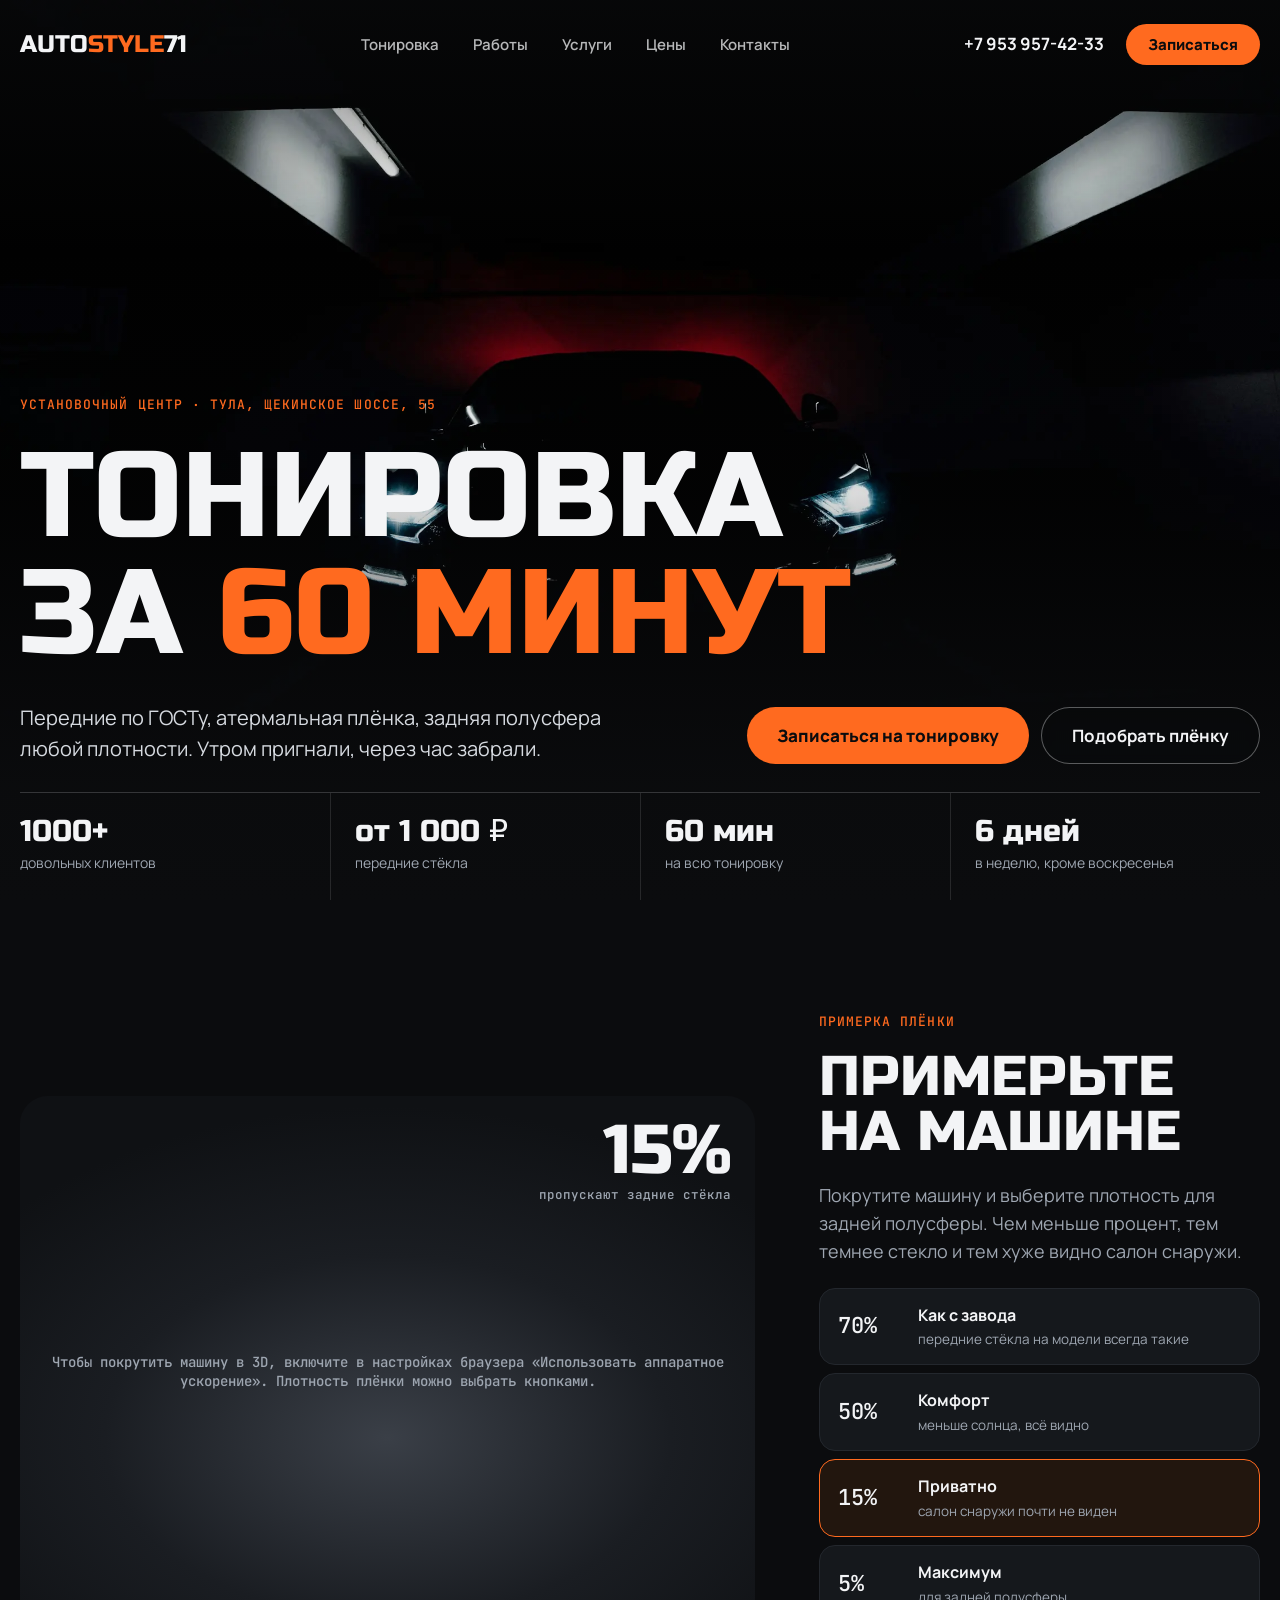
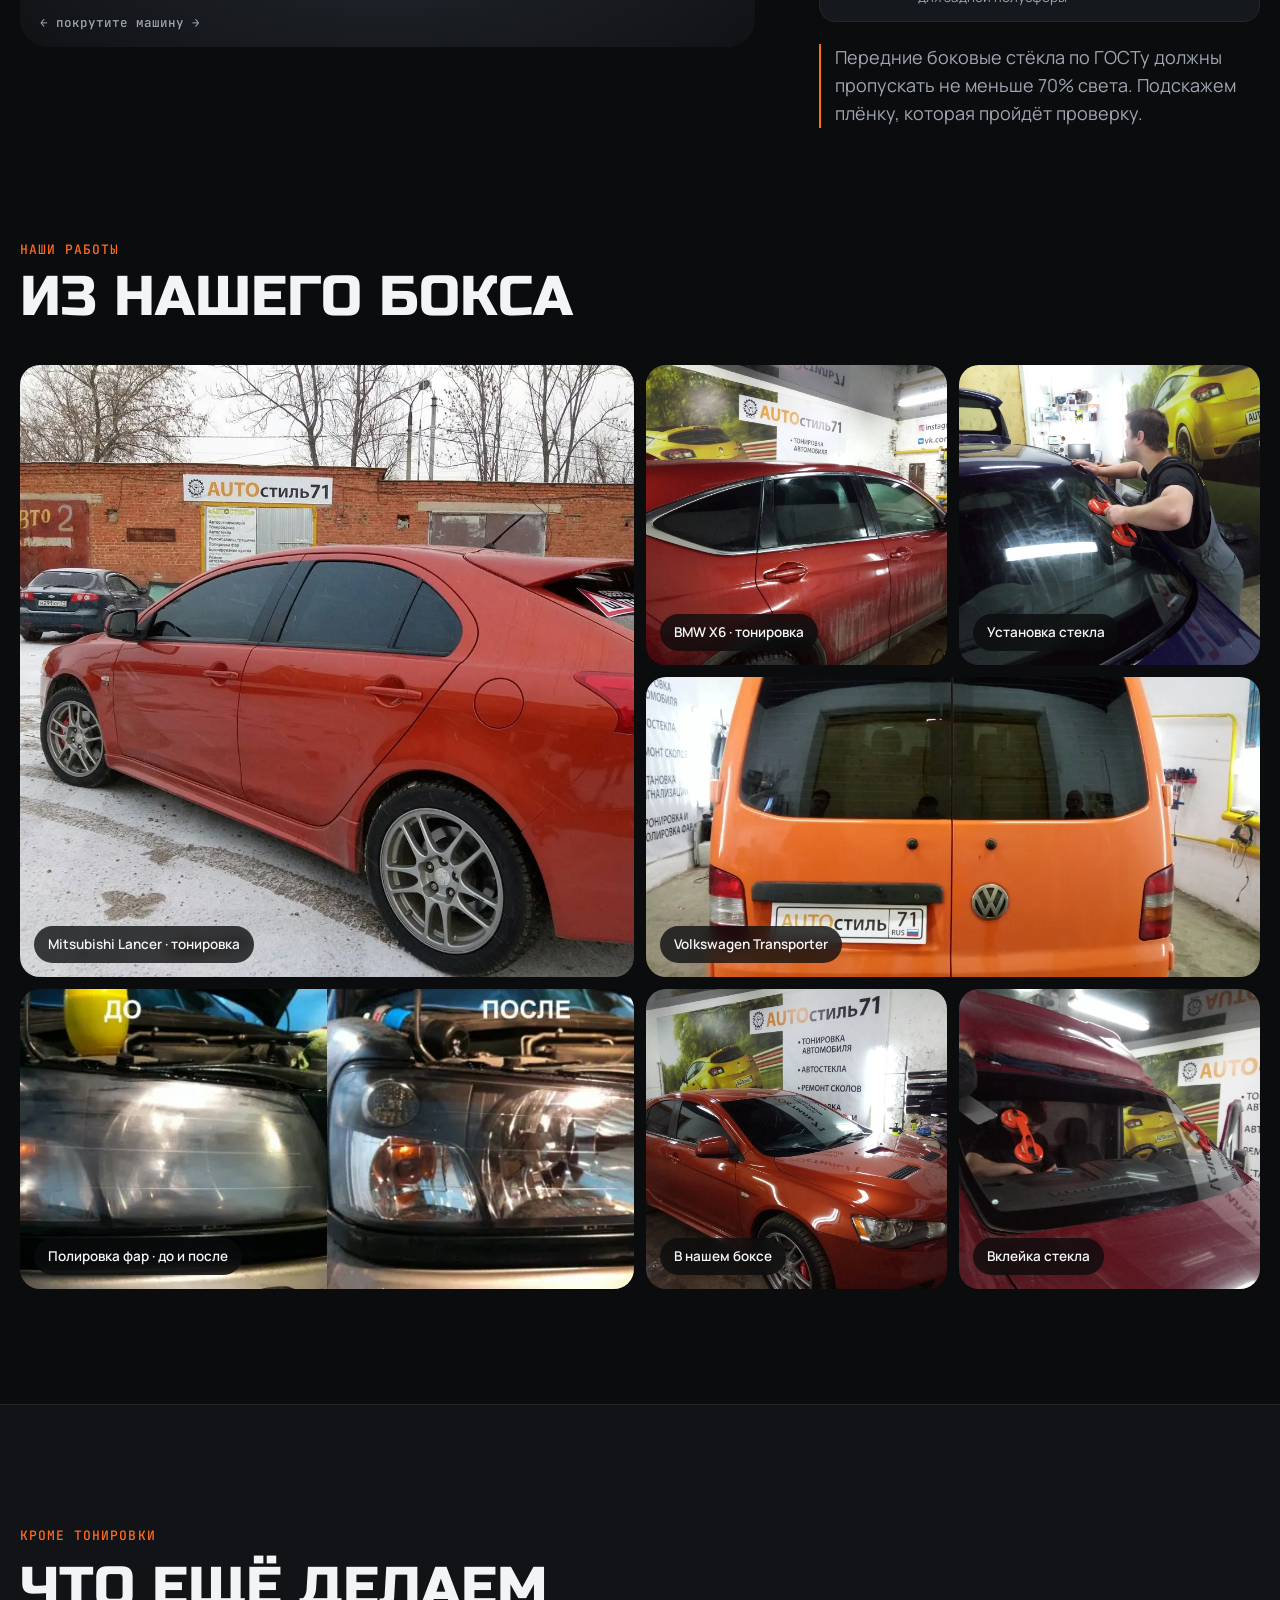
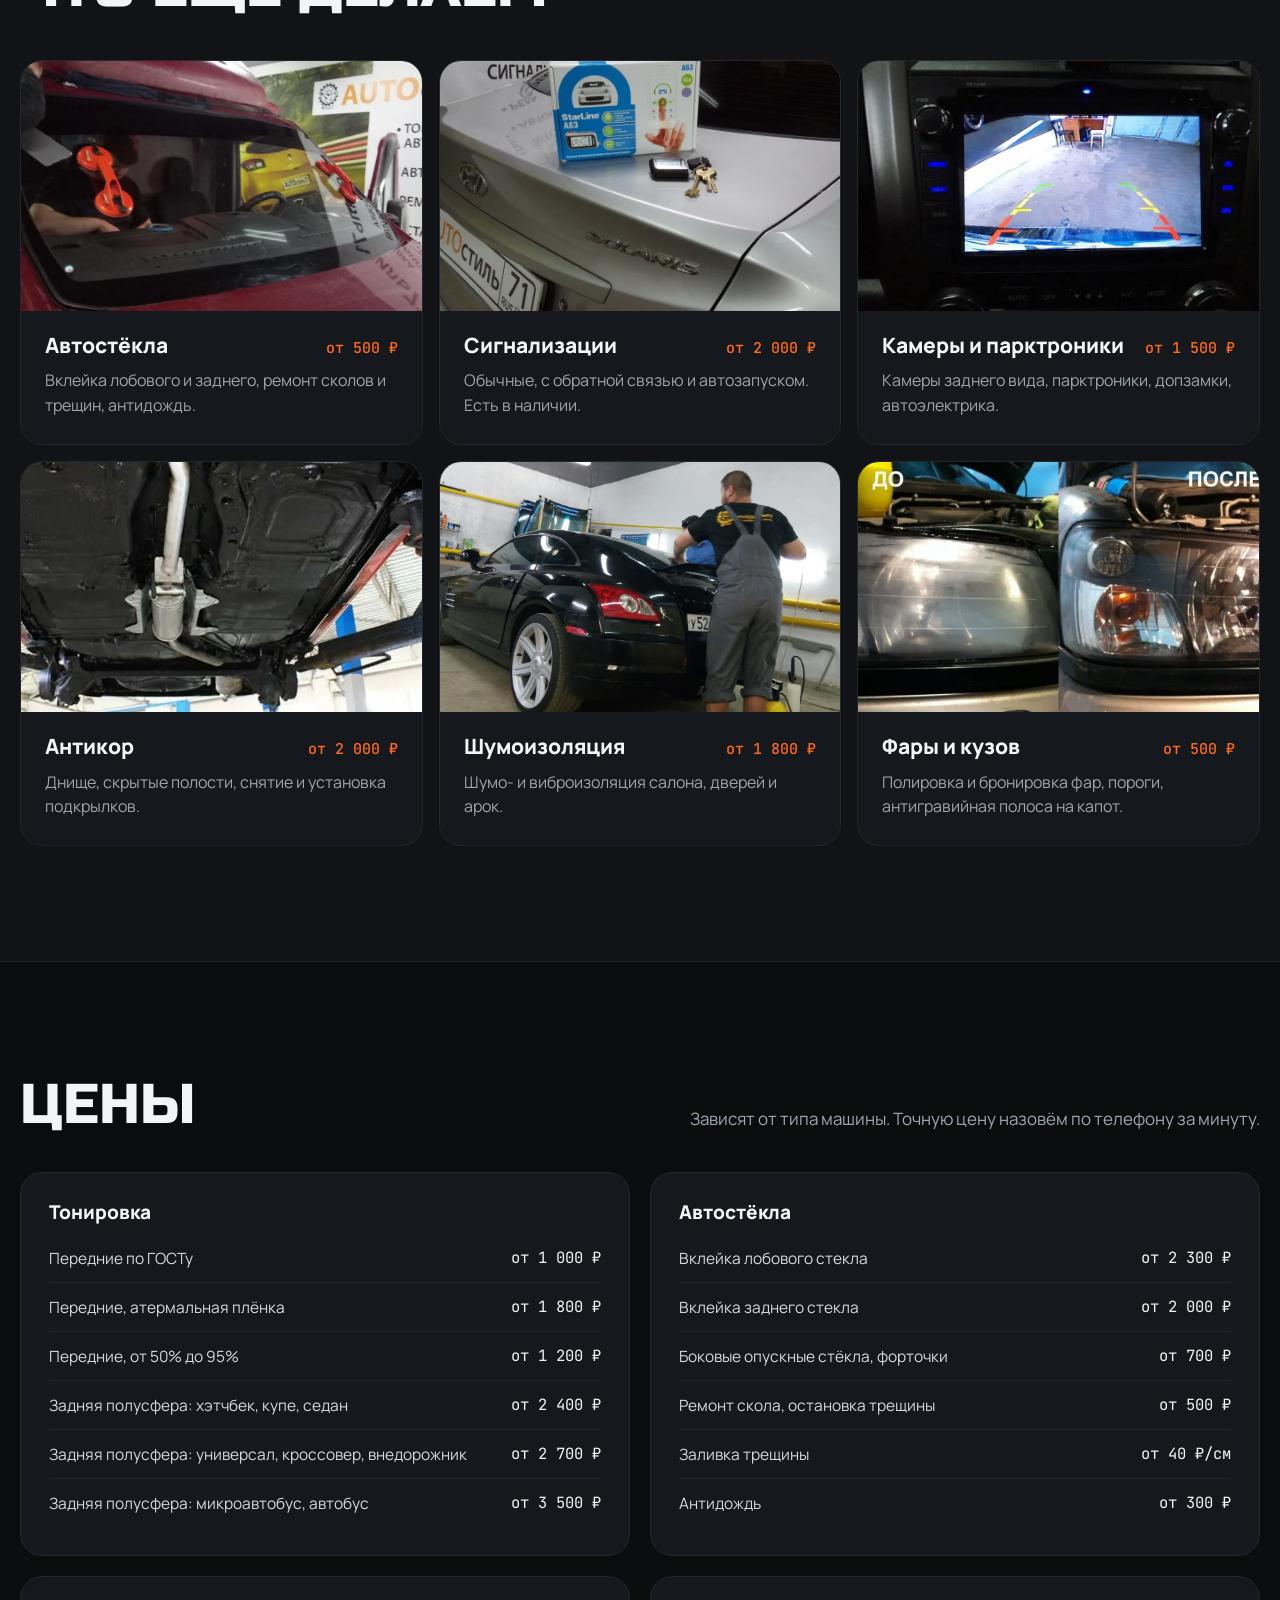
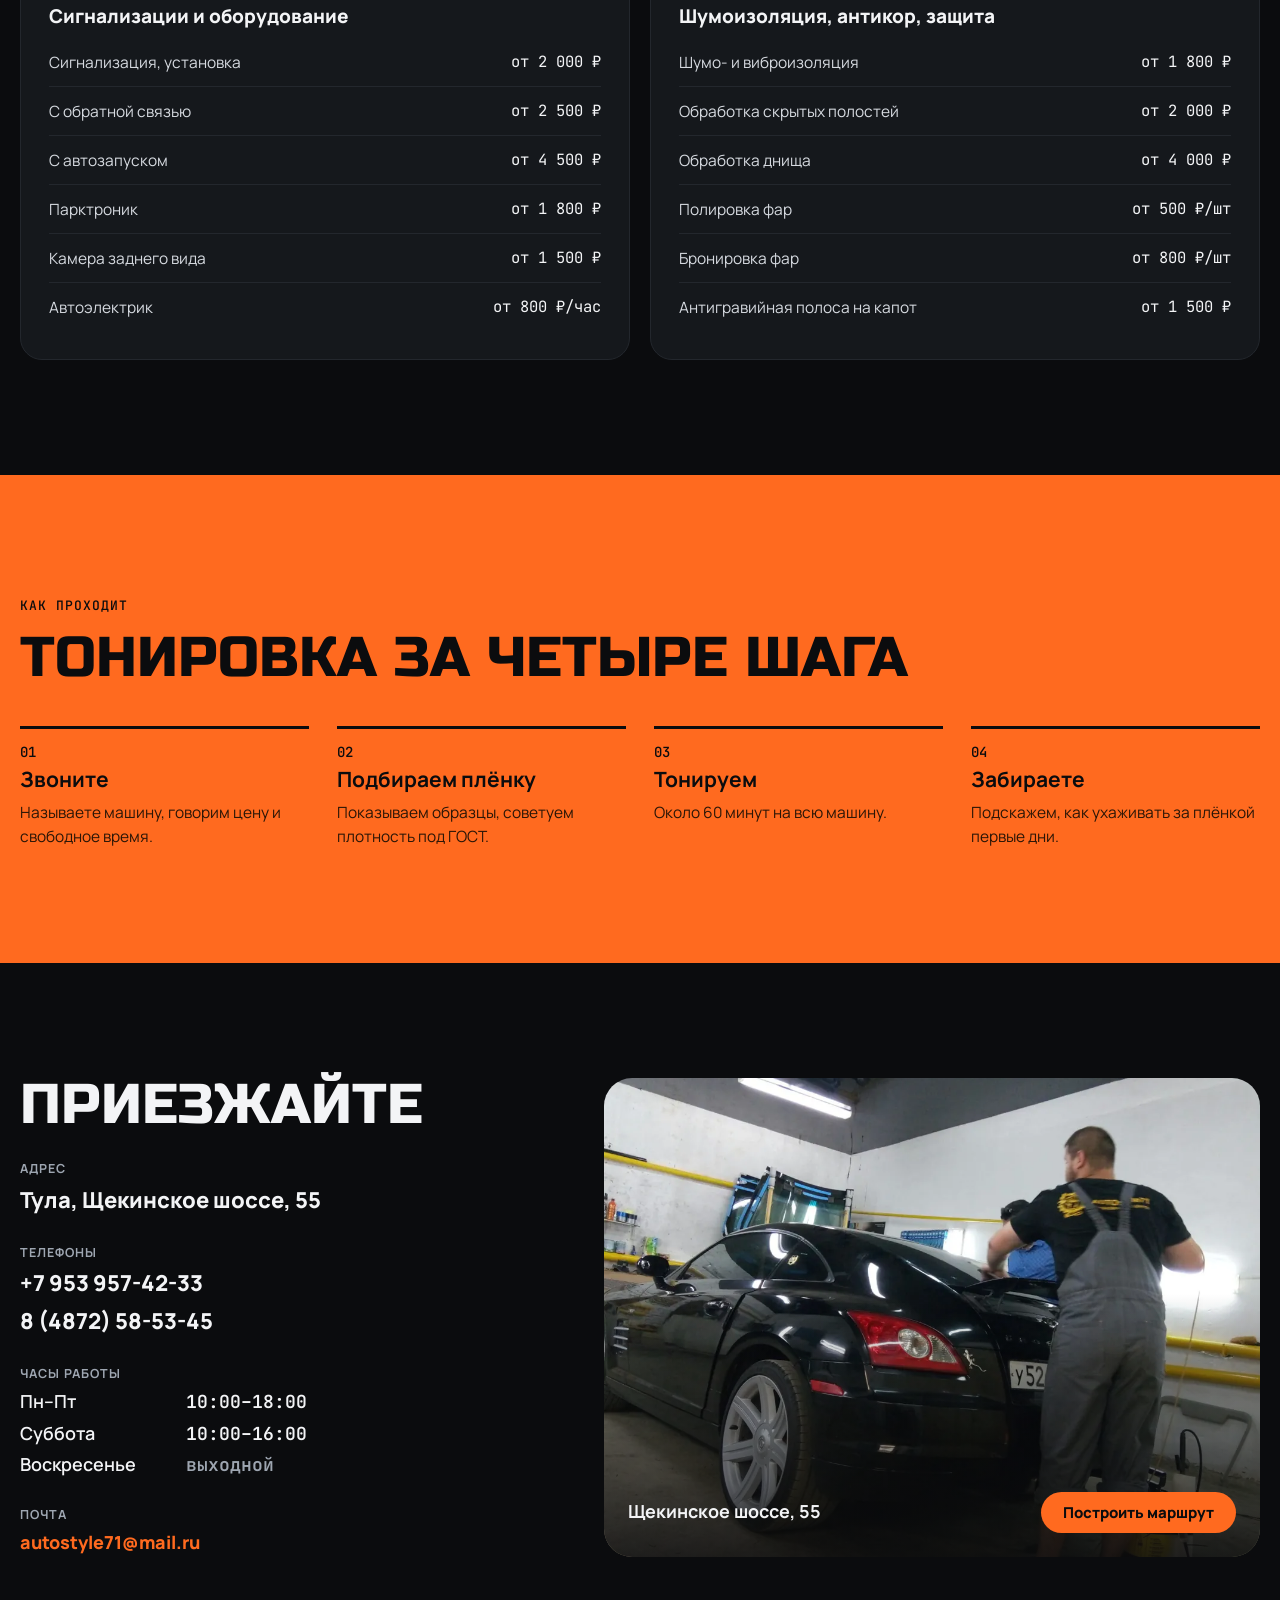
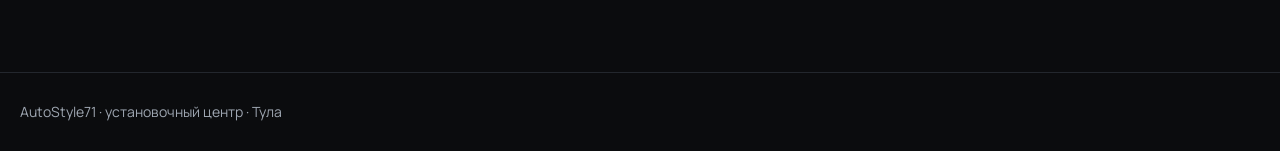
<file: autostyle71/index.html>
<!doctype html>
<html lang="ru">
<head>
<meta charset="utf-8">
<meta name="viewport" content="width=device-width, initial-scale=1, viewport-fit=cover">
<meta name="robots" content="noindex, nofollow">
<title>AutoStyle71 — тонировка, автостёкла и сигнализации в Туле</title>
<meta name="description" content="Установочный центр AutoStyle71 в Туле, Щекинское шоссе, 55. Тонировка за 60 минут от 1000 ₽, замена и ремонт автостёкол, сигнализации, шумоизоляция, антикор, защита фар.">
<link rel="icon" href="data:,">
<link rel="preconnect" href="https://fonts.googleapis.com">
<link rel="preconnect" href="https://fonts.gstatic.com" crossorigin>
<link rel="stylesheet" href="https://fonts.googleapis.com/css2?family=Russo+One&family=Manrope:wght@400;500;600;700;800&family=JetBrains+Mono:wght@500&display=swap">
<link rel="stylesheet" href="style.css?v=8">
<script type="importmap">{"imports":{"three":"./vendor/three.min.js"}}</script>
<link rel="preload" as="image" href="img/hero.webp" media="(min-width: 621px)">
</head>
<body>

<header class="top">
  <div class="wrap">
    <a class="logo" href="#top">AUTO<span>STYLE</span>71</a>
    <nav class="nav" aria-label="Разделы">
      <a href="#tint">Тонировка</a>
      <a href="#works">Работы</a>
      <a href="#services">Услуги</a>
      <a href="#prices">Цены</a>
      <a href="#contacts">Контакты</a>
    </nav>
    <div class="top-right">
      <a class="top-phone" href="tel:+79539574233">+7 953 957-42-33</a>
      <a class="btn btn-main btn-sm" href="tel:+79539574233">Записаться</a>
    </div>
  </div>
</header>

<main>
  <section id="top" class="hero">
    <picture>
      <source media="(max-width: 620px)" srcset="img/hero-m.webp">
      <img src="img/hero.webp" alt="" width="2400" height="1600" fetchpriority="high">
    </picture>
    <div class="wrap">
      <span class="eyebrow">Установочный центр · Тула, Щекинское шоссе, 55</span>
      <h1>Тонировка за&nbsp;<em>60&nbsp;минут</em></h1>
      <div class="hero-row">
        <p class="lead">Передние по ГОСТу, атермальная плёнка, задняя полусфера любой плотности. Утром пригнали, через час забрали.</p>
        <div class="actions">
          <a class="btn btn-main" href="tel:+79539574233">Записаться на тонировку</a>
          <a class="btn btn-ghost" href="#tint">Подобрать плёнку</a>
        </div>
      </div>
      <div class="stats">
        <div><b>1000+</b><span>довольных клиентов</span></div>
        <div><b>от 1 000 ₽</b><span>передние стёкла</span></div>
        <div><b>60 мин</b><span>на всю тонировку</span></div>
        <div><b>6 дней</b><span>в неделю, кроме воскресенья</span></div>
      </div>
    </div>
  </section>

  <section id="tint" class="tryon">
    <div class="wrap">
      <div class="stage" id="stage" role="group" aria-label="3D-модель Volvo S90 с тонировкой: поворачивается мышью, пальцем или кнопками">
        <div class="stage-load" id="stage-load">Загружаем 3D-модель <span>0%</span></div>
        <span class="drag-hint" id="drag-hint">← покрутите машину →</span>
        <div class="turn" id="turn" hidden>
          <button type="button" data-turn="-1" aria-label="Повернуть машину влево">←</button>
          <button type="button" data-turn="1" aria-label="Повернуть машину вправо">→</button>
        </div>
        <div class="readout"><b id="readout-pct">15%</b><span>пропускают задние стёкла</span></div>
      </div>
      <div class="tryon-text">
        <span class="eyebrow">Примерка плёнки</span>
        <h2>Примерьте на машине</h2>
        <p>Покрутите машину и выберите плотность для задней полусферы. Чем меньше процент, тем темнее стекло и тем хуже видно салон снаружи.</p>
        <div class="films" role="group" aria-label="Плотность тонировки">
          <button type="button" data-vlt="0.7" data-pct="70%" aria-pressed="false"><span class="pct">70%</span><span class="name"><b>Как с завода</b><span>передние стёкла на модели всегда такие</span></span></button>
          <button type="button" data-vlt="0.5" data-pct="50%" aria-pressed="false"><span class="pct">50%</span><span class="name"><b>Комфорт</b><span>меньше солнца, всё видно</span></span></button>
          <button type="button" data-vlt="0.15" data-pct="15%" aria-pressed="true"><span class="pct">15%</span><span class="name"><b>Приватно</b><span>салон снаружи почти не виден</span></span></button>
          <button type="button" data-vlt="0.05" data-pct="5%" aria-pressed="false"><span class="pct">5%</span><span class="name"><b>Максимум</b><span>для задней полусферы</span></span></button>
        </div>
        <p class="law">Передние боковые стёкла по ГОСТу должны пропускать не меньше 70% света. Подскажем плёнку, которая пройдёт проверку.</p>
      </div>
    </div>
  </section>

  <section id="works" style="padding-top:0">
    <div class="wrap">
      <div class="works-head">
        <div style="display:flex;flex-direction:column;gap:14px">
          <span class="eyebrow">Наши работы</span>
          <h2>Из нашего бокса</h2>
        </div>
      </div>
      <div class="works">
        <figure class="big"><img src="img/lancer.webp" alt="Оранжевый Mitsubishi Lancer с тонированными стёклами" width="1080" height="1080" loading="lazy"><figcaption>Mitsubishi Lancer · тонировка</figcaption></figure>
        <figure><img src="img/x6.webp" alt="Красный BMW X6 с тонированными стёклами в боксе" width="1080" height="1080" loading="lazy"><figcaption>BMW X6 · тонировка</figcaption></figure>
        <figure><img src="img/glass.webp" alt="Мастер устанавливает заднее стекло на присосках" width="1100" height="1100" loading="lazy"><figcaption>Установка стекла</figcaption></figure>
        <figure class="wide"><img src="img/van.webp" alt="Оранжевый Volkswagen Transporter в боксе AutoStyle71" width="1040" height="780" loading="lazy"><figcaption>Volkswagen Transporter</figcaption></figure>
        <figure class="wide"><img src="img/headlights.webp" alt="Фара до и после полировки" width="900" height="336" loading="lazy"><figcaption>Полировка фар · до и после</figcaption></figure>
        <figure><img src="img/lancer-box.webp" alt="Mitsubishi Lancer в боксе AutoStyle71" width="1080" height="1080" loading="lazy"><figcaption>В нашем боксе</figcaption></figure>
        <figure><img src="img/windshield.webp" alt="Замена стекла на красном автомобиле" width="1100" height="1100" loading="lazy"><figcaption>Вклейка стекла</figcaption></figure>
      </div>
    </div>
  </section>

  <section id="services" class="band">
    <div class="wrap">
      <span class="eyebrow">Кроме тонировки</span>
      <h2 style="margin-top:14px">Что ещё делаем</h2>
      <div class="svc-grid">
        <article class="svc"><div class="ph"><img src="img/windshield.webp" alt="" loading="lazy"></div><div class="body"><div class="top-line"><h3>Автостёкла</h3><span class="from">от 500 ₽</span></div><p>Вклейка лобового и заднего, ремонт сколов и трещин, антидождь.</p></div></article>
        <article class="svc"><div class="ph"><img src="img/starline.webp" alt="" loading="lazy"></div><div class="body"><div class="top-line"><h3>Сигнализации</h3><span class="from">от 2 000 ₽</span></div><p>Обычные, с обратной связью и автозапуском. Есть в наличии.</p></div></article>
        <article class="svc"><div class="ph"><img src="img/camera.webp" alt="" loading="lazy"></div><div class="body"><div class="top-line"><h3>Камеры и парктроники</h3><span class="from">от 1 500 ₽</span></div><p>Камеры заднего вида, парктроники, допзамки, автоэлектрика.</p></div></article>
        <article class="svc"><div class="ph"><img src="img/antikor.webp" alt="" loading="lazy"></div><div class="body"><div class="top-line"><h3>Антикор</h3><span class="from">от 2 000 ₽</span></div><p>Днище, скрытые полости, снятие и установка подкрылков.</p></div></article>
        <article class="svc"><div class="ph"><img src="img/workshop.webp" alt="" loading="lazy"></div><div class="body"><div class="top-line"><h3>Шумоизоляция</h3><span class="from">от 1 800 ₽</span></div><p>Шумо- и виброизоляция салона, дверей и арок.</p></div></article>
        <article class="svc"><div class="ph"><img src="img/headlights.webp" alt="" loading="lazy"></div><div class="body"><div class="top-line"><h3>Фары и кузов</h3><span class="from">от 500 ₽</span></div><p>Полировка и бронировка фар, пороги, антигравийная полоса на капот.</p></div></article>
      </div>
    </div>
  </section>

  <section id="prices">
    <div class="wrap">
      <div class="section-head">
        <h2>Цены</h2>
        <span class="muted">Зависят от типа машины. Точную цену назовём по телефону за минуту.</span>
      </div>
      <div class="prices">
        <div class="price-card">
          <h3>Тонировка</h3>
          <div class="price-row"><span>Передние по ГОСТу</span><span>от 1 000 ₽</span></div>
          <div class="price-row"><span>Передние, атермальная плёнка</span><span>от 1 800 ₽</span></div>
          <div class="price-row"><span>Передние, от 50% до 95%</span><span>от 1 200 ₽</span></div>
          <div class="price-row"><span>Задняя полусфера: хэтчбек, купе, седан</span><span>от 2 400 ₽</span></div>
          <div class="price-row"><span>Задняя полусфера: универсал, кроссовер, внедорожник</span><span>от 2 700 ₽</span></div>
          <div class="price-row"><span>Задняя полусфера: микроавтобус, автобус</span><span>от 3 500 ₽</span></div>
        </div>
        <div class="price-card">
          <h3>Автостёкла</h3>
          <div class="price-row"><span>Вклейка лобового стекла</span><span>от 2 300 ₽</span></div>
          <div class="price-row"><span>Вклейка заднего стекла</span><span>от 2 000 ₽</span></div>
          <div class="price-row"><span>Боковые опускные стёкла, форточки</span><span>от 700 ₽</span></div>
          <div class="price-row"><span>Ремонт скола, остановка трещины</span><span>от 500 ₽</span></div>
          <div class="price-row"><span>Заливка трещины</span><span>от 40 ₽/см</span></div>
          <div class="price-row"><span>Антидождь</span><span>от 300 ₽</span></div>
        </div>
        <div class="price-card">
          <h3>Сигнализации и оборудование</h3>
          <div class="price-row"><span>Сигнализация, установка</span><span>от 2 000 ₽</span></div>
          <div class="price-row"><span>С обратной связью</span><span>от 2 500 ₽</span></div>
          <div class="price-row"><span>С автозапуском</span><span>от 4 500 ₽</span></div>
          <div class="price-row"><span>Парктроник</span><span>от 1 800 ₽</span></div>
          <div class="price-row"><span>Камера заднего вида</span><span>от 1 500 ₽</span></div>
          <div class="price-row"><span>Автоэлектрик</span><span>от 800 ₽/час</span></div>
        </div>
        <div class="price-card">
          <h3>Шумоизоляция, антикор, защита</h3>
          <div class="price-row"><span>Шумо- и виброизоляция</span><span>от 1 800 ₽</span></div>
          <div class="price-row"><span>Обработка скрытых полостей</span><span>от 2 000 ₽</span></div>
          <div class="price-row"><span>Обработка днища</span><span>от 4 000 ₽</span></div>
          <div class="price-row"><span>Полировка фар</span><span>от 500 ₽/шт</span></div>
          <div class="price-row"><span>Бронировка фар</span><span>от 800 ₽/шт</span></div>
          <div class="price-row"><span>Антигравийная полоса на капот</span><span>от 1 500 ₽</span></div>
        </div>
      </div>
    </div>
  </section>

  <section class="steps-band">
    <div class="wrap">
      <span class="eyebrow">Как проходит</span>
      <h2 style="margin-top:14px">Тонировка за четыре шага</h2>
      <ol class="steps">
        <li><span class="n">01</span><b>Звоните</b><span>Называете машину, говорим цену и свободное время.</span></li>
        <li><span class="n">02</span><b>Подбираем плёнку</b><span>Показываем образцы, советуем плотность под ГОСТ.</span></li>
        <li><span class="n">03</span><b>Тонируем</b><span>Около 60 минут на всю машину.</span></li>
        <li><span class="n">04</span><b>Забираете</b><span>Подскажем, как ухаживать за плёнкой первые дни.</span></li>
      </ol>
    </div>
  </section>

  <section id="contacts">
    <div class="wrap contacts">
      <div class="contact-list">
        <h2>Приезжайте</h2>
        <div class="field"><small>Адрес</small><span>Тула, Щекинское шоссе, 55</span></div>
        <div class="field"><small>Телефоны</small>
          <a href="tel:+79539574233">+7 953 957-42-33</a>
          <a href="tel:+74872585345">8 (4872) 58-53-45</a>
        </div>
        <div class="field"><small>Часы работы</small>
          <div class="hours"><span>Пн–Пт</span><span>10:00–18:00</span><span>Суббота</span><span>10:00–16:00</span><span>Воскресенье</span><span class="muted">выходной</span></div>
        </div>
        <div class="field"><small>Почта</small><a href="mailto:autostyle71@mail.ru" style="font-size:18px;color:var(--accent)">autostyle71@mail.ru</a></div>
      </div>
      <div class="place">
        <img src="img/workshop.webp" alt="Бокс AutoStyle71: мастер моет чёрный автомобиль" width="1100" height="1100" loading="lazy">
        <div class="on-photo">
          <span>Щекинское шоссе, 55</span>
          <a class="btn btn-main btn-sm" href="https://yandex.ru/maps/?text=%D0%A2%D1%83%D0%BB%D0%B0%2C%20%D0%A9%D0%B5%D0%BA%D0%B8%D0%BD%D1%81%D0%BA%D0%BE%D0%B5%20%D1%88%D0%BE%D1%81%D1%81%D0%B5%2C%2055" target="_blank" rel="noopener">Построить маршрут</a>
        </div>
      </div>
    </div>
  </section>
</main>

<footer>
  <div class="wrap">
    <span>AutoStyle71 · установочный центр · Тула</span>
  </div>
</footer>

<div class="callbar">
  <a class="btn btn-main" href="tel:+79539574233">Позвонить</a>
  <a class="btn btn-ghost" href="https://yandex.ru/maps/?text=%D0%A2%D1%83%D0%BB%D0%B0%2C%20%D0%A9%D0%B5%D0%BA%D0%B8%D0%BD%D1%81%D0%BA%D0%BE%D0%B5%20%D1%88%D0%BE%D1%81%D1%81%D0%B5%2C%2055" target="_blank" rel="noopener">Маршрут</a>
</div>

<script type="module" src="scene.js?v=14"></script>
<script>
  // module scripts run before "load": if the 3D script never started (no import maps, blocked file), say so
  addEventListener("load", function () {
    var s = document.getElementById("stage-load");
    if (!window.tryonStarted && s) s.textContent = "3D не запустился в этом браузере. Плотность плёнки можно выбрать кнопками.";
  });
</script>
</body>
</html>
</file>
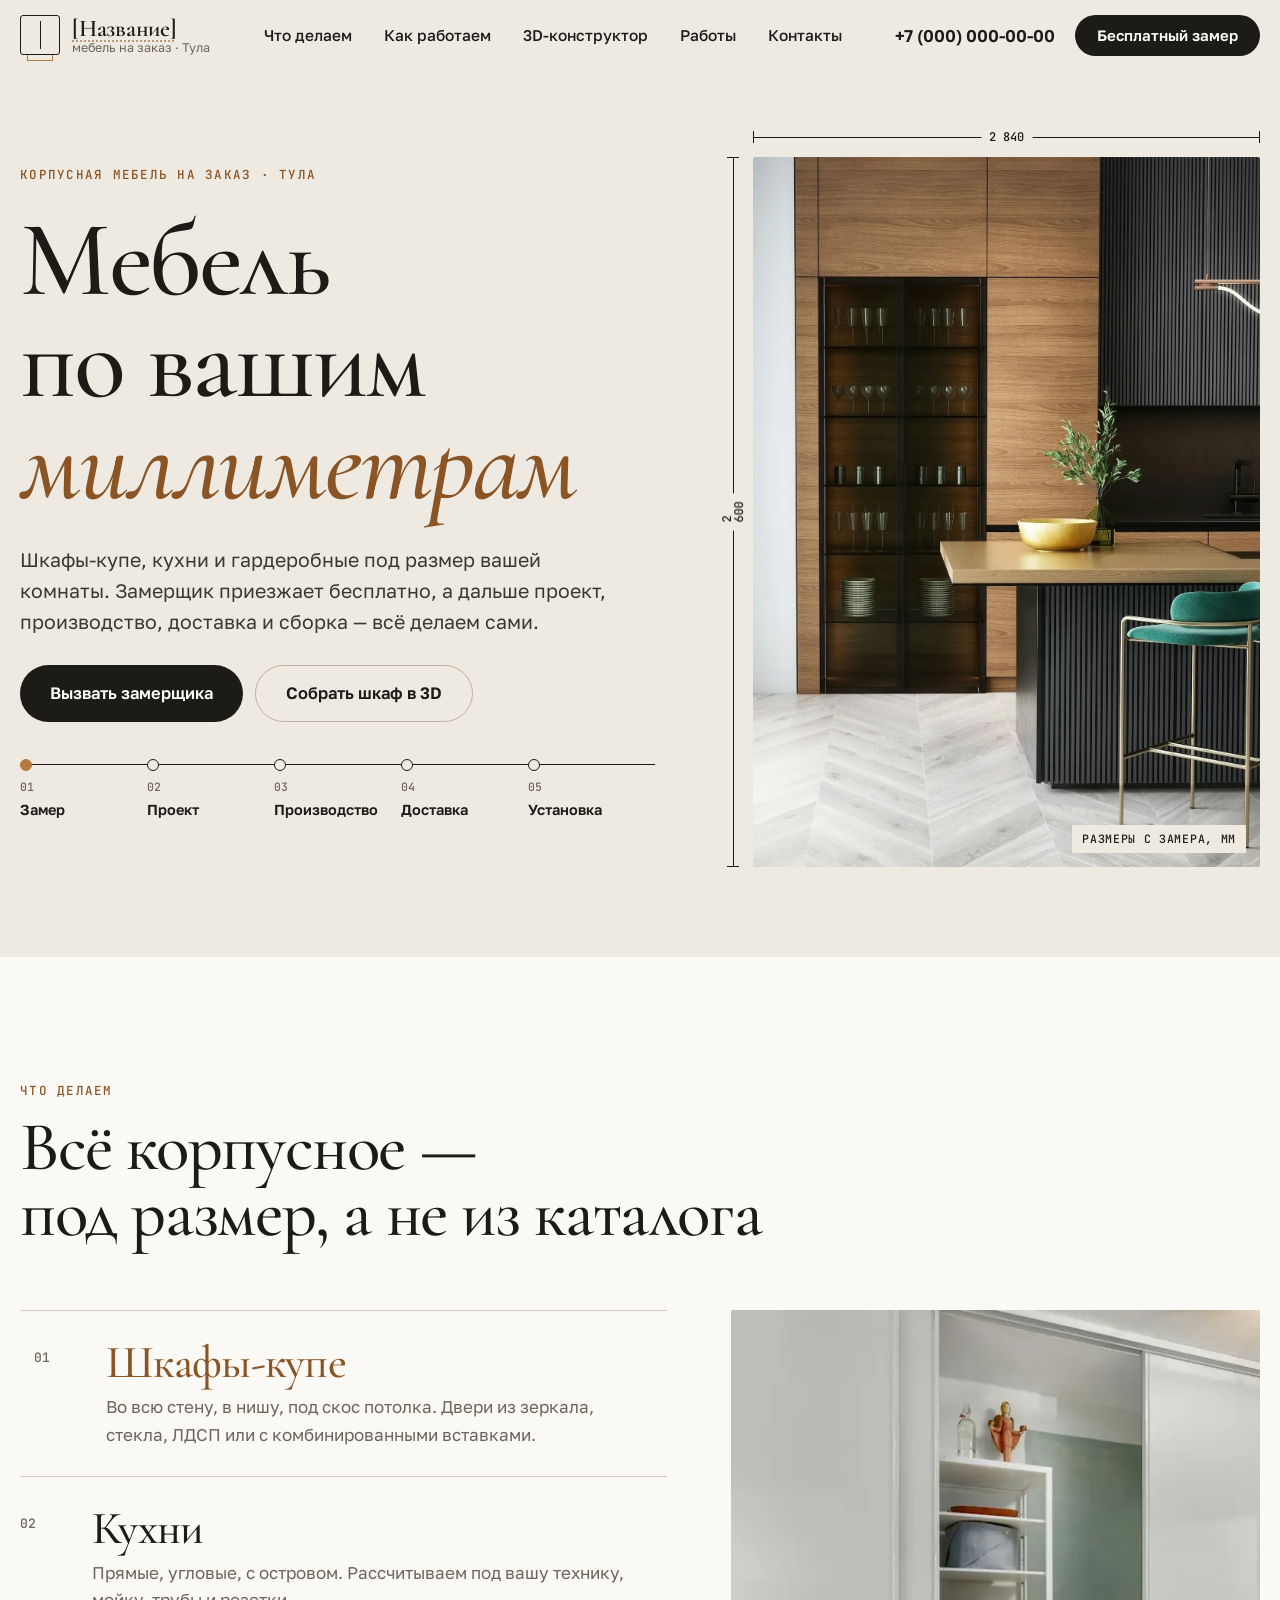
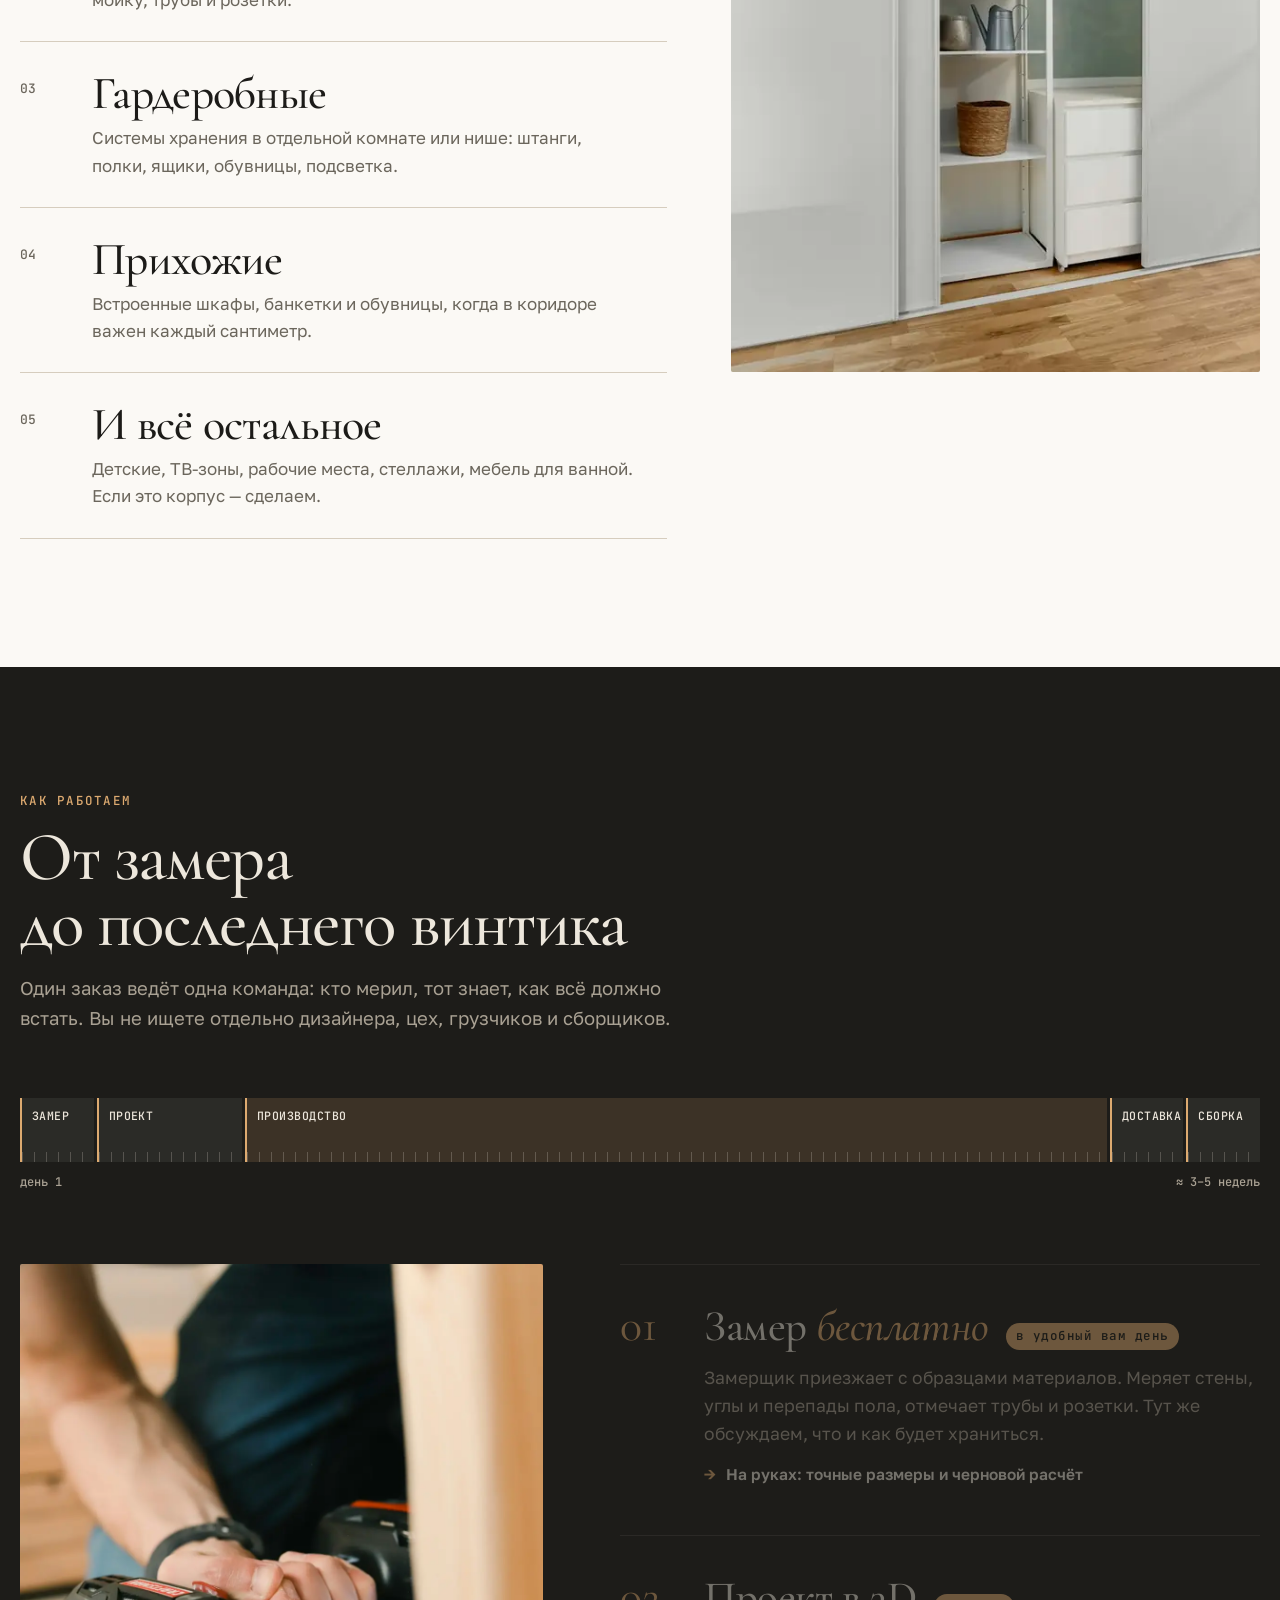
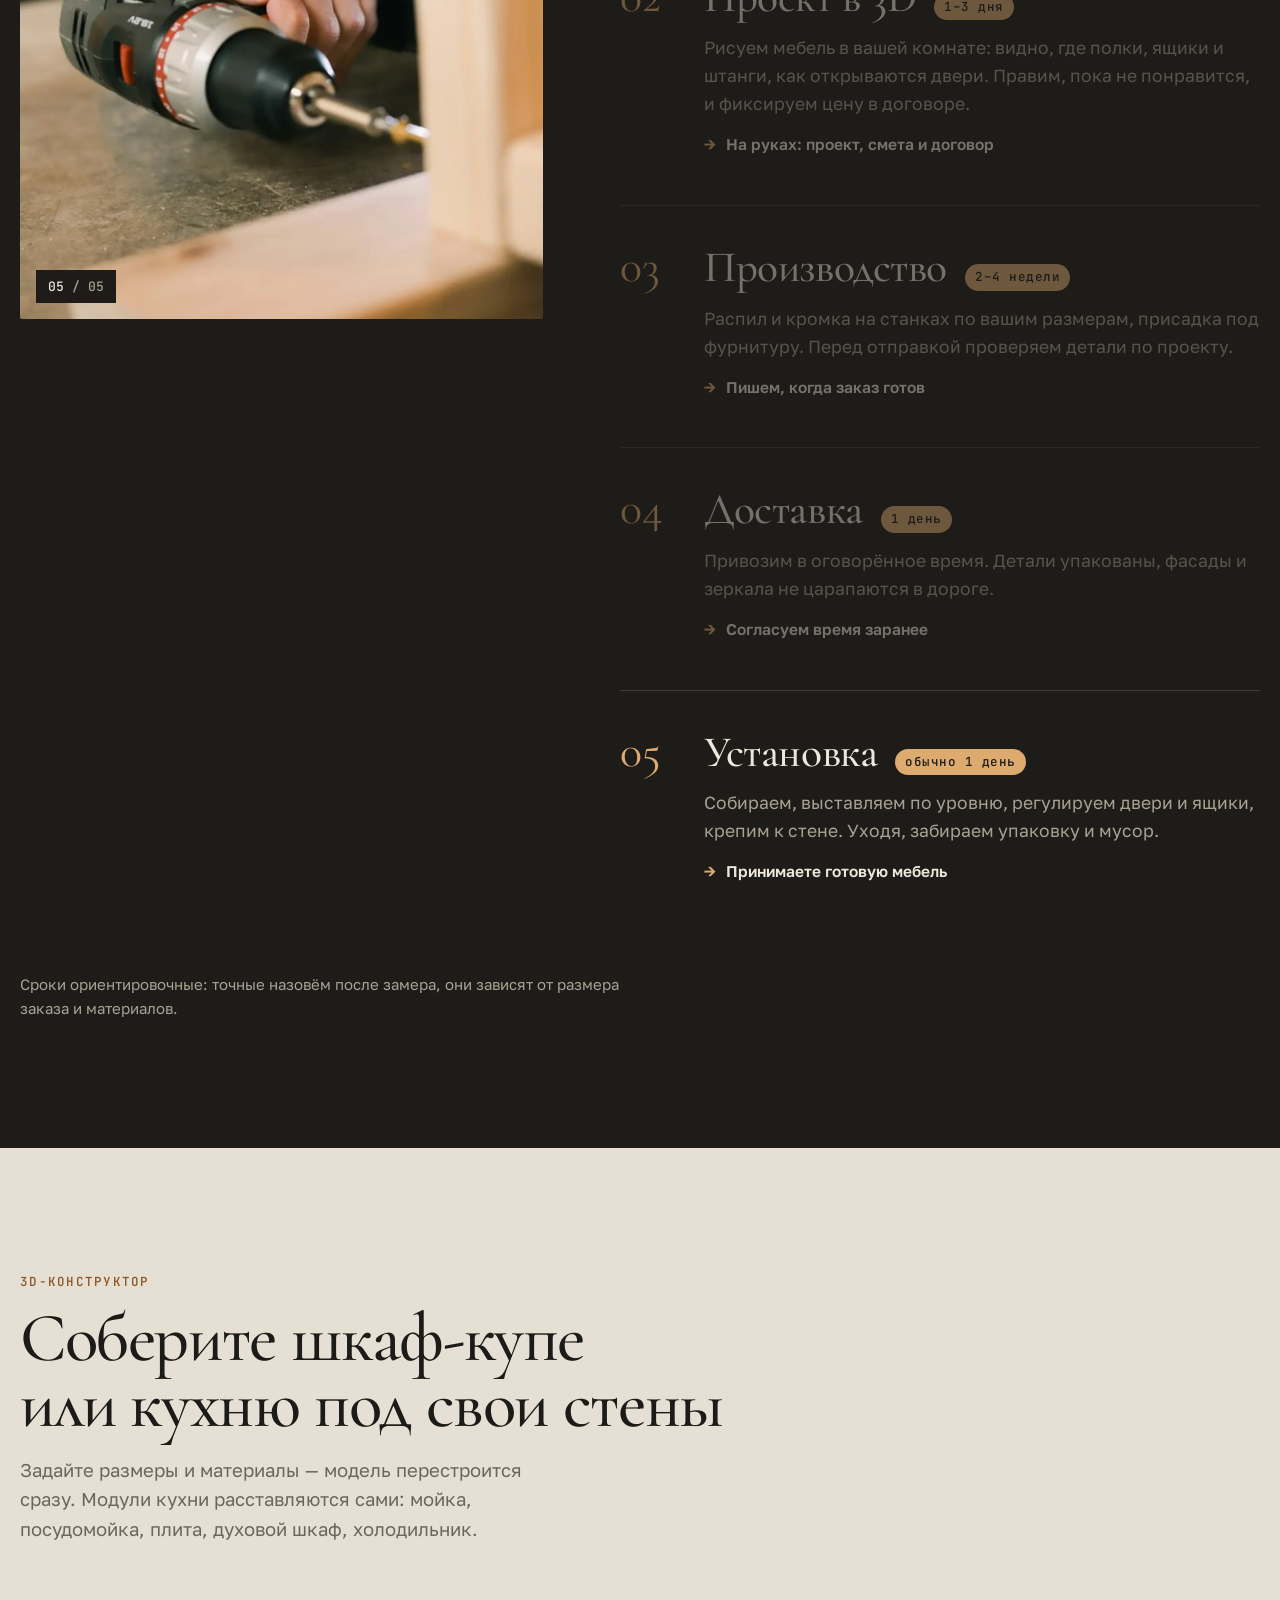
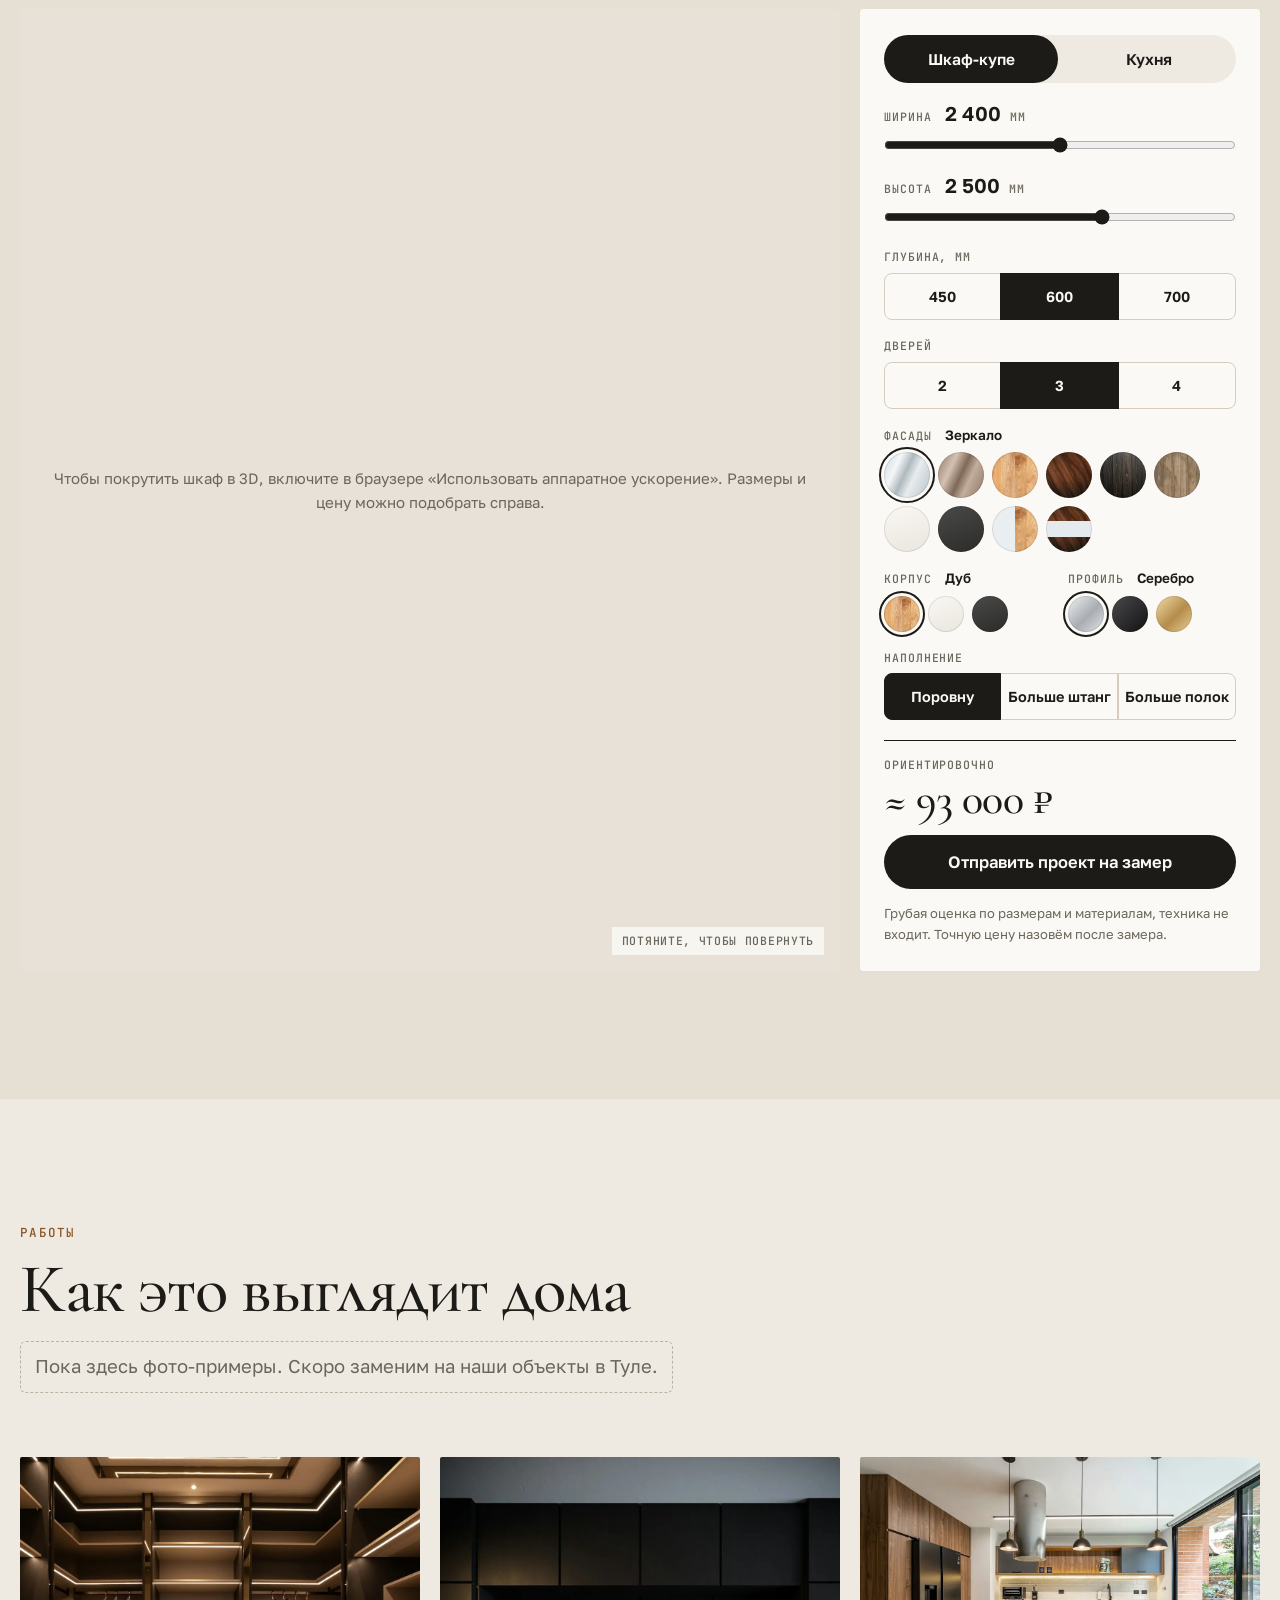
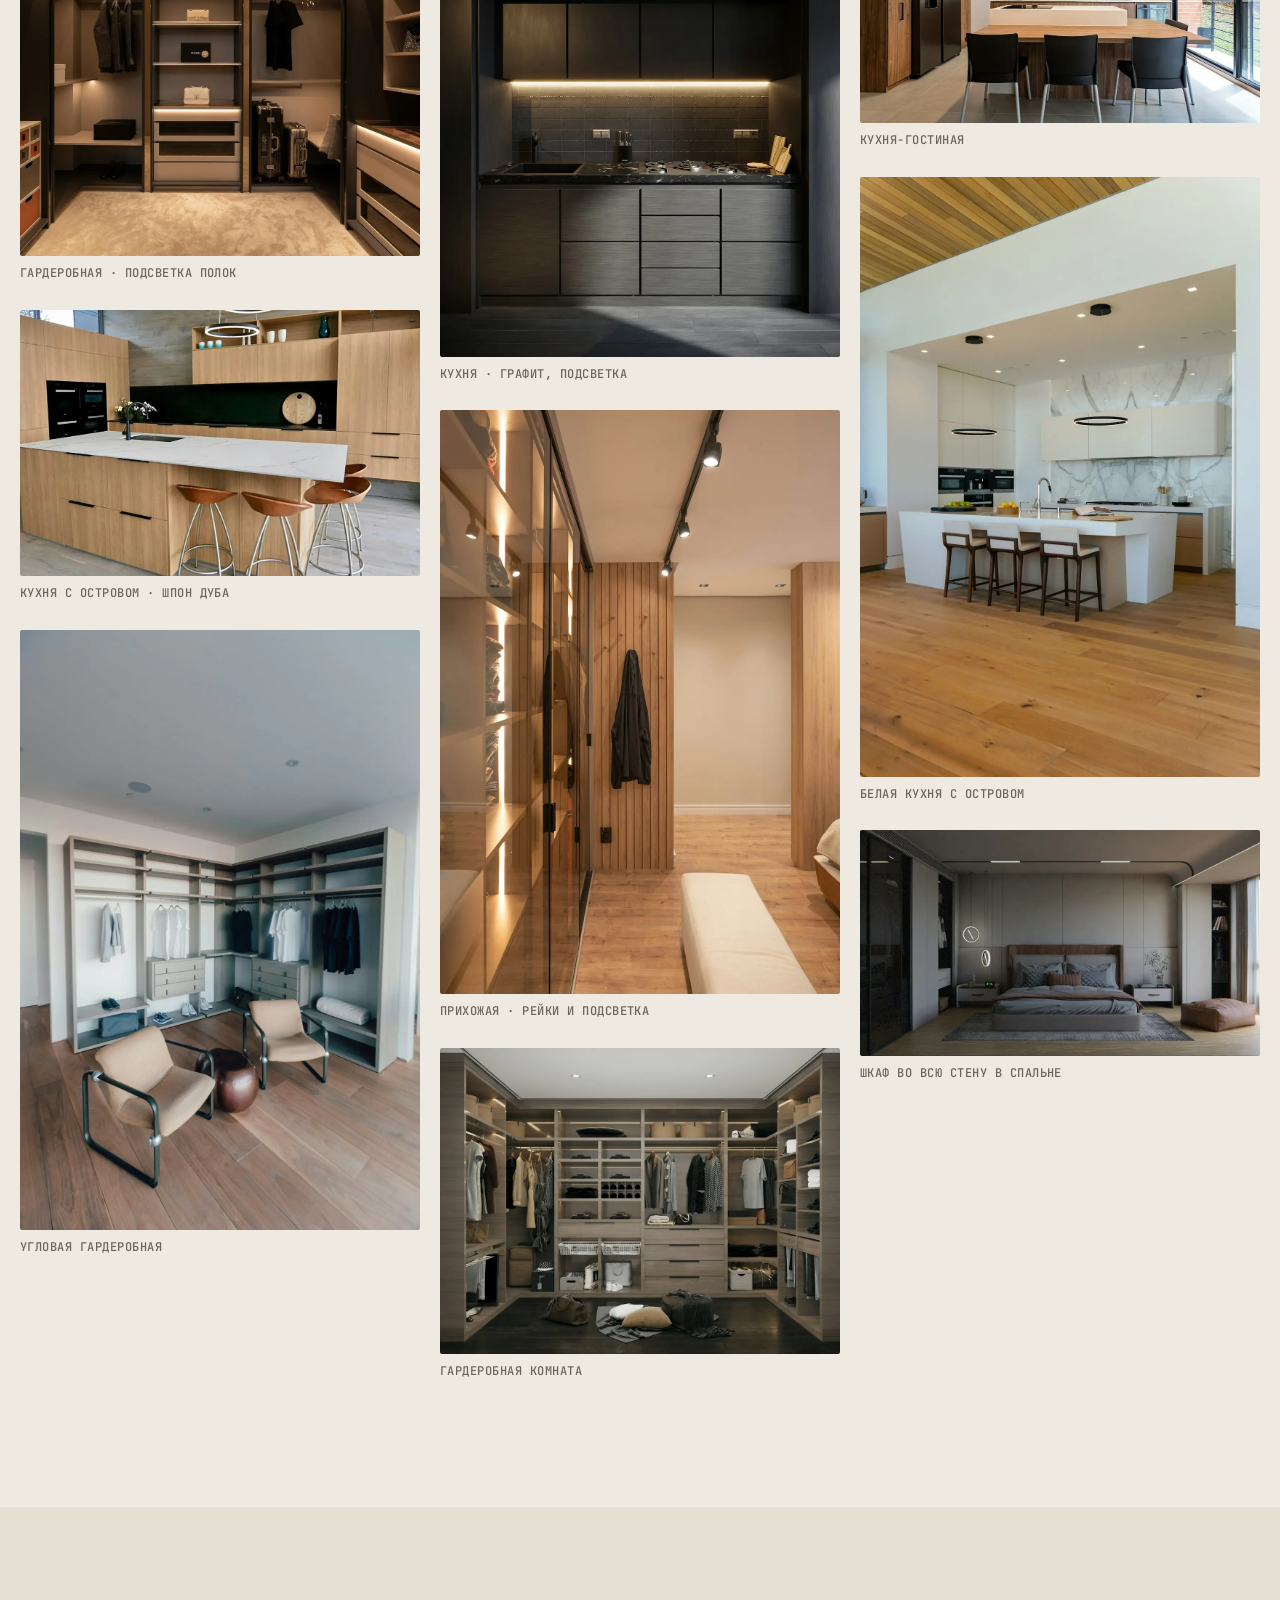
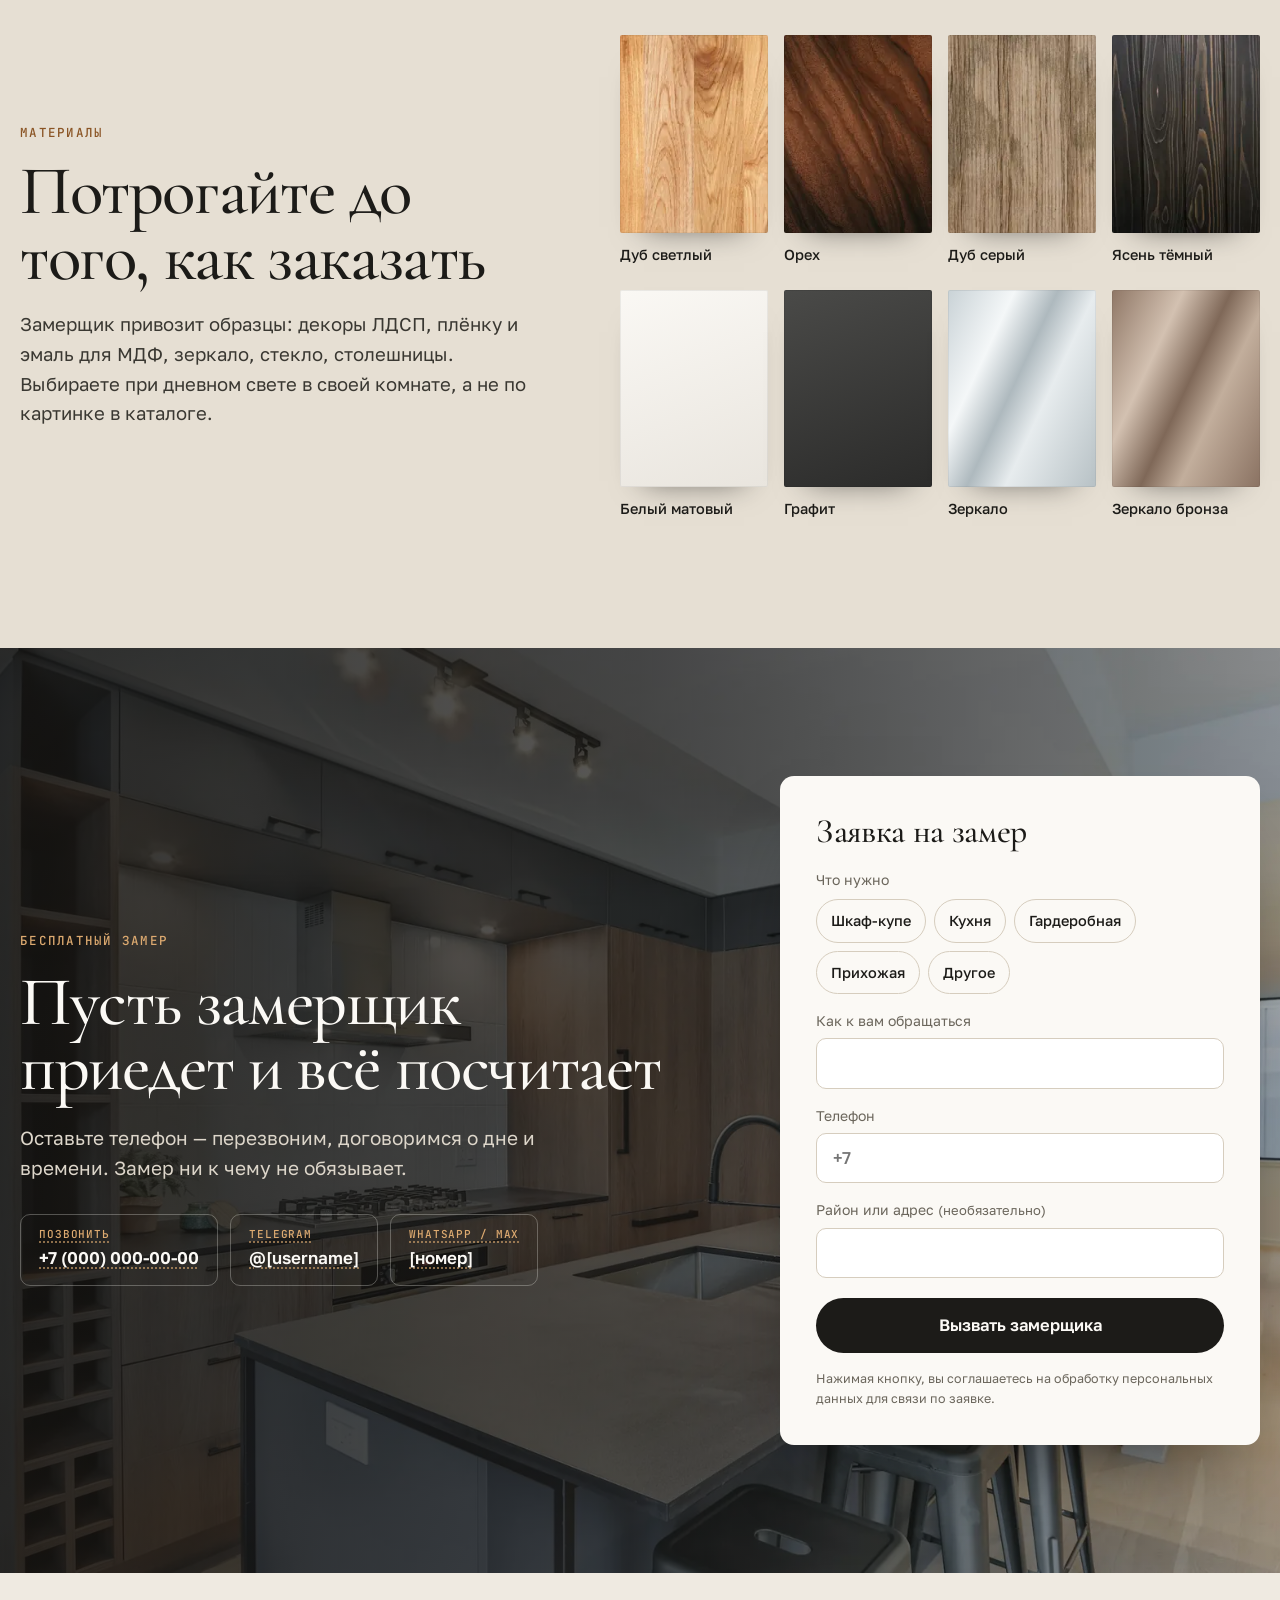
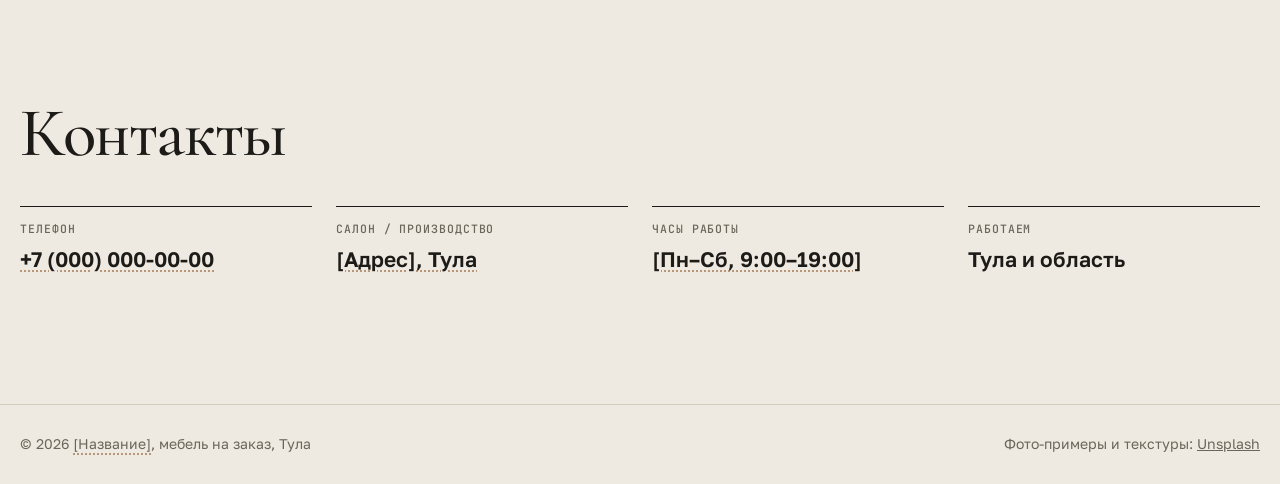
<file: furniture/index.html>
<!doctype html>
<html lang="ru">
<head>
<meta charset="utf-8">
<meta name="viewport" content="width=device-width, initial-scale=1, viewport-fit=cover">
<meta name="robots" content="noindex, nofollow">
<title>Мебель на заказ в Туле — шкафы-купе, кухни, гардеробные</title>
<meta name="description" content="Корпусная мебель на заказ в Туле: шкафы-купе, кухни, гардеробные, прихожие. Бесплатный замер, проект в 3D, производство, доставка и установка.">
<link rel="icon" href="data:,">
<link rel="preconnect" href="https://fonts.googleapis.com">
<link rel="preconnect" href="https://fonts.gstatic.com" crossorigin>
<link rel="stylesheet" href="https://fonts.googleapis.com/css2?family=Cormorant+Garamond:ital,wght@0,500;0,600;1,500;1,600&family=Golos+Text:wght@400;500;600;700&family=JetBrains+Mono:wght@500&display=swap">
<link rel="stylesheet" href="style.css?v=3">
<link rel="preload" as="image" href="img/hero.webp">
<script type="importmap">{"imports":{"three":"./vendor/three.min.js"}}</script>
</head>
<body>
<!--
  ЗАГЛУШКИ: всё, что помечено class="stub" или [в квадратных скобках], — не факты, а места под реальные данные:
  название компании, телефон, мессенджеры, адрес, часы работы, сроки. Фото — примеры с Unsplash, заменить на свои объекты в img/.
-->

<header class="top">
  <div class="wrap">
    <a class="logo" href="#top" aria-label="Мебель на заказ, Тула — на главную">
      <span class="logo-mark" aria-hidden="true"></span>
      <span class="logo-word"><b class="stub">[Название]</b><small>мебель на заказ · Тула</small></span>
    </a>
    <nav class="nav" aria-label="Разделы">
      <a href="#make">Что делаем</a>
      <a href="#path">Как работаем</a>
      <a href="#konstruktor">3D-конструктор</a>
      <a href="#works">Работы</a>
      <a href="#contacts">Контакты</a>
    </nav>
    <div class="top-right">
      <a class="top-phone stub" href="tel:+70000000000">+7 (000) 000-00-00</a>
      <a class="btn btn-main btn-sm" href="#zamer">Бесплатный замер</a>
    </div>
  </div>
</header>

<main>
  <section id="top" class="hero">
    <div class="wrap">
      <div class="hero-text">
        <span class="eyebrow">Корпусная мебель на заказ · Тула</span>
        <h1>Мебель по&nbsp;вашим <em>миллиметрам</em></h1>
        <p class="lead">Шкафы-купе, кухни и гардеробные под размер вашей комнаты. Замерщик приезжает бесплатно, а дальше проект, производство, доставка и сборка — всё делаем сами.</p>
        <div class="actions">
          <a class="btn btn-main" href="#zamer">Вызвать замерщика</a>
          <a class="btn btn-line" href="#konstruktor">Собрать шкаф в 3D</a>
        </div>
        <ol class="track" aria-label="Путь заказа">
          <li>Замер</li><li>Проект</li><li>Производство</li><li>Доставка</li><li>Установка</li>
        </ol>
      </div>
      <figure class="hero-photo">
        <img src="img/hero.webp" alt="Кухня из тёмных фасадов и дерева с открытыми полками и барной стойкой" width="1700" height="1857" fetchpriority="high">
        <span class="dim dim-w" aria-hidden="true"><i>2 840</i></span>
        <span class="dim dim-h" aria-hidden="true"><i>2 600</i></span>
        <figcaption>Размеры с замера, мм</figcaption>
      </figure>
    </div>
  </section>

  <section id="make" class="make">
    <div class="wrap">
      <div class="sec-head">
        <span class="eyebrow">Что делаем</span>
        <h2>Всё корпусное — под&nbsp;размер, а&nbsp;не&nbsp;из&nbsp;каталога</h2>
      </div>
      <div class="make-grid">
        <ul class="make-list">
          <li data-pic="0"><a href="#zamer">
            <img src="img/kupe.webp" alt="" loading="lazy">
            <span class="n">01</span><h3>Шкафы-купе</h3>
            <p>Во всю стену, в нишу, под скос потолка. Двери из зеркала, стекла, ЛДСП или с комбинированными вставками.</p>
          </a></li>
          <li data-pic="1"><a href="#zamer">
            <img src="img/kitchen.webp" alt="" loading="lazy">
            <span class="n">02</span><h3>Кухни</h3>
            <p>Прямые, угловые, с островом. Рассчитываем под вашу технику, мойку, трубы и розетки.</p>
          </a></li>
          <li data-pic="2"><a href="#zamer">
            <img src="img/walkin.webp" alt="" loading="lazy">
            <span class="n">03</span><h3>Гардеробные</h3>
            <p>Системы хранения в отдельной комнате или нише: штанги, полки, ящики, обувницы, подсветка.</p>
          </a></li>
          <li data-pic="3"><a href="#zamer">
            <img src="img/hallway.webp" alt="" loading="lazy">
            <span class="n">04</span><h3>Прихожие</h3>
            <p>Встроенные шкафы, банкетки и обувницы, когда в коридоре важен каждый сантиметр.</p>
          </a></li>
          <li data-pic="4"><a href="#zamer">
            <img src="img/other.webp" alt="" loading="lazy">
            <span class="n">05</span><h3>И всё остальное</h3>
            <p>Детские, ТВ-зоны, рабочие места, стеллажи, мебель для ванной. Если это корпус — сделаем.</p>
          </a></li>
        </ul>
        <div class="make-view" aria-hidden="true">
          <img class="on" src="img/kupe.webp" alt="" loading="lazy">
          <img src="img/kitchen.webp" alt="" loading="lazy">
          <img src="img/walkin.webp" alt="" loading="lazy">
          <img src="img/hallway.webp" alt="" loading="lazy">
          <img src="img/other.webp" alt="" loading="lazy">
        </div>
      </div>
    </div>
  </section>

  <section id="path" class="path">
    <div class="wrap">
      <div class="sec-head">
        <span class="eyebrow">Как работаем</span>
        <h2>От замера до&nbsp;последнего винтика</h2>
        <p>Один заказ ведёт одна команда: кто мерил, тот знает, как всё должно встать. Вы не ищете отдельно дизайнера, цех, грузчиков и сборщиков.</p>
      </div>

      <div class="ruler" aria-hidden="true">
        <span style="--w:1"><b>Замер</b></span>
        <span style="--w:2"><b>Проект</b></span>
        <span style="--w:12"><b>Производство</b></span>
        <span style="--w:1"><b>Доставка</b></span>
        <span style="--w:1"><b>Сборка</b></span>
      </div>
      <div class="ruler-scale" aria-hidden="true"><span>день 1</span><span>≈ 3–5 недель</span></div>

      <div class="path-grid">
        <div class="path-view" aria-hidden="true">
          <img class="on" src="img/measure.webp" alt="" loading="lazy">
          <img src="img/project.webp" alt="" loading="lazy">
          <img src="img/make.webp" alt="" loading="lazy">
          <img src="img/deliver.webp" alt="" loading="lazy">
          <img src="img/install.webp" alt="" loading="lazy">
          <span class="path-count"><b>01</b> / 05</span>
        </div>
        <ol class="steps">
          <li class="step on">
            <span class="n">01</span>
            <div><h3>Замер <em>бесплатно</em></h3><span class="when">в удобный вам день</span></div>
            <p>Замерщик приезжает с образцами материалов. Меряет стены, углы и перепады пола, отмечает трубы и розетки. Тут же обсуждаем, что и как будет храниться.</p>
            <p class="get">На руках: точные размеры и черновой расчёт</p>
          </li>
          <li class="step">
            <span class="n">02</span>
            <div><h3>Проект в 3D</h3><span class="when">1–3 дня</span></div>
            <p>Рисуем мебель в вашей комнате: видно, где полки, ящики и штанги, как открываются двери. Правим, пока не понравится, и фиксируем цену в договоре.</p>
            <p class="get">На руках: проект, смета и договор</p>
          </li>
          <li class="step">
            <span class="n">03</span>
            <div><h3>Производство</h3><span class="when">2–4 недели</span></div>
            <p>Распил и кромка на станках по вашим размерам, присадка под фурнитуру. Перед отправкой проверяем детали по проекту.</p>
            <p class="get">Пишем, когда заказ готов</p>
          </li>
          <li class="step">
            <span class="n">04</span>
            <div><h3>Доставка</h3><span class="when">1 день</span></div>
            <p>Привозим в оговорённое время. Детали упакованы, фасады и зеркала не царапаются в дороге.</p>
            <p class="get">Согласуем время заранее</p>
          </li>
          <li class="step">
            <span class="n">05</span>
            <div><h3>Установка</h3><span class="when">обычно 1 день</span></div>
            <p>Собираем, выставляем по уровню, регулируем двери и ящики, крепим к стене. Уходя, забираем упаковку и мусор.</p>
            <p class="get">Принимаете готовую мебель</p>
          </li>
        </ol>
      </div>
      <p class="path-note">Сроки ориентировочные: точные назовём после замера, они зависят от размера заказа и материалов.</p>
    </div>
  </section>

  <section id="konstruktor" class="kon">
    <div class="wrap">
      <div class="sec-head row">
        <div>
          <span class="eyebrow">3D-конструктор</span>
          <h2>Соберите шкаф-купе или&nbsp;кухню под&nbsp;свои стены</h2>
        </div>
        <p>Задайте размеры и материалы — модель перестроится сразу. Модули кухни расставляются сами: мойка, посудомойка, плита, духовой шкаф, холодильник.</p>
      </div>
      <div class="kon-grid">
        <div class="kon-stage" id="kon-stage">
          <p class="kon-load" id="kon-load">Загружаем 3D…</p>
          <button class="kon-doors" id="kon-doors" type="button" aria-pressed="false" hidden>Сдвинуть двери</button>
          <span class="kon-hint" id="kon-hint">Потяните, чтобы повернуть</span>
        </div>
        <form class="kon-panel" id="kon-form">
          <fieldset class="kon-tabs"><legend class="sr">Что собираем</legend>
            <label><input type="radio" name="kind" value="wardrobe" checked><span>Шкаф-купе</span></label>
            <label><input type="radio" name="kind" value="kitchen"><span>Кухня</span></label>
          </fieldset>
          <div class="kon-group" data-kind="kitchen" hidden>
            <fieldset class="seg"><legend>Планировка</legend>
              <label><input type="radio" name="layout" value="line" checked data-name="прямая"><span>Прямая</span></label>
              <label><input type="radio" name="layout" value="l" data-name="угловая"><span>Угловая</span></label>
            </fieldset>
            <div class="kon-size">
              <label class="range"><span>Основная стена <output name="aOut">3 200</output> мм</span><input type="range" name="a" min="1800" max="4800" step="50" value="3200"></label>
              <label class="range" data-l hidden><span>Боковая стена <output name="bOut">2 200</output> мм</span><input type="range" name="b" min="1200" max="3600" step="50" value="2200"></label>
            </div>
            <fieldset class="sw"><legend>Фасады <b data-out="front">Шалфей</b></legend>
              <label title="Белая эмаль"><input type="radio" name="front" value="white" data-name="Белая эмаль"><span class="sw-white"></span></label>
              <label title="Кашемир"><input type="radio" name="front" value="cashmere" data-name="Кашемир"><span style="background:#D6C8B4"></span></label>
              <label title="Шалфей"><input type="radio" name="front" value="sage" checked data-name="Шалфей"><span style="background:#8C9883"></span></label>
              <label title="Тёмно-синий"><input type="radio" name="front" value="navy" data-name="Тёмно-синий"><span style="background:#2F3A4A"></span></label>
              <label title="Графит"><input type="radio" name="front" value="graphite" data-name="Графит"><span class="sw-graphite"></span></label>
              <label title="Дуб"><input type="radio" name="front" value="oak" data-name="Дуб"><span style="background-image:url(tex/oak-s.webp)"></span></label>
              <label title="Орех"><input type="radio" name="front" value="walnut" data-name="Орех"><span style="background-image:url(tex/walnut-s.webp)"></span></label>
            </fieldset>
            <fieldset class="sw"><legend>Столешница <b data-out="top">Светлый камень</b></legend>
              <label title="Светлый камень"><input type="radio" name="top" value="marble" checked data-name="Светлый камень"><span class="sw-marble"></span></label>
              <label title="Чёрный камень"><input type="radio" name="top" value="black" data-name="Чёрный камень"><span style="background:#1E1E1F"></span></label>
              <label title="Бетон"><input type="radio" name="top" value="concrete" data-name="Бетон"><span style="background:#A29E96"></span></label>
              <label title="Дуб"><input type="radio" name="top" value="oak" data-name="Дуб"><span style="background-image:url(tex/oak-s.webp)"></span></label>
            </fieldset>
            <fieldset class="seg"><legend>Верх</legend>
              <label><input type="radio" name="upper" value="cab" checked data-name="верхние шкафы"><span>Шкафы</span></label>
              <label><input type="radio" name="upper" value="high" data-name="шкафы до потолка"><span>До потолка</span></label>
              <label><input type="radio" name="upper" value="shelf" data-name="открытые полки"><span>Полки</span></label>
              <label><input type="radio" name="upper" value="none" data-name="без верхних шкафов"><span>Без верха</span></label>
            </fieldset>
            <fieldset class="seg"><legend>Ручки</legend>
              <label><input type="radio" name="handles" value="gola" checked data-name="профиль Gola"><span>Профиль</span></label>
              <label><input type="radio" name="handles" value="bar" data-name="скобы"><span>Скобы</span></label>
              <label><input type="radio" name="handles" value="push" data-name="без ручек, push-to-open"><span>Без ручек</span></label>
            </fieldset>
          </div>
          <div class="kon-group" data-kind="wardrobe">
          <div class="kon-size">
            <label class="range"><span>Ширина <output name="wOut">2 400</output> мм</span><input type="range" name="w" min="1200" max="3600" step="50" value="2400"></label>
            <label class="range"><span>Высота <output name="hOut">2 500</output> мм</span><input type="range" name="h" min="2000" max="2800" step="50" value="2500"></label>
          </div>
          <fieldset class="seg"><legend>Глубина, мм</legend>
            <label><input type="radio" name="d" value="450"><span>450</span></label>
            <label><input type="radio" name="d" value="600" checked><span>600</span></label>
            <label><input type="radio" name="d" value="700"><span>700</span></label>
          </fieldset>
          <fieldset class="seg"><legend>Дверей</legend>
            <label><input type="radio" name="doors" value="2"><span>2</span></label>
            <label><input type="radio" name="doors" value="3" checked><span>3</span></label>
            <label><input type="radio" name="doors" value="4"><span>4</span></label>
          </fieldset>
          <fieldset class="sw"><legend>Фасады <b data-out="facade">Зеркало</b></legend>
            <label title="Зеркало"><input type="radio" name="facade" value="mirror" checked data-name="Зеркало"><span class="sw-mirror"></span></label>
            <label title="Зеркало бронза"><input type="radio" name="facade" value="bronze" data-name="Зеркало бронза"><span class="sw-bronze"></span></label>
            <label title="Дуб светлый"><input type="radio" name="facade" value="oak" data-name="Дуб светлый"><span style="background-image:url(tex/oak-s.webp)"></span></label>
            <label title="Орех"><input type="radio" name="facade" value="walnut" data-name="Орех"><span style="background-image:url(tex/walnut-s.webp)"></span></label>
            <label title="Ясень тёмный"><input type="radio" name="facade" value="ash" data-name="Ясень тёмный"><span style="background-image:url(tex/ash-dark-s.webp)"></span></label>
            <label title="Дуб серый"><input type="radio" name="facade" value="grey" data-name="Дуб серый"><span style="background-image:url(tex/oak-grey-s.webp)"></span></label>
            <label title="Белый матовый"><input type="radio" name="facade" value="white" data-name="Белый матовый"><span class="sw-white"></span></label>
            <label title="Графит"><input type="radio" name="facade" value="graphite" data-name="Графит"><span class="sw-graphite"></span></label>
            <label title="Дерево + зеркало через одну"><input type="radio" name="facade" value="mix" data-name="Через одну: зеркало и корпус"><span class="sw-mix"></span></label>
            <label title="Комбинированные: дерево и полоса зеркала"><input type="radio" name="facade" value="combo" data-name="Дерево с полосой зеркала"><span class="sw-combo"></span></label>
          </fieldset>
          <div class="kon-two">
            <fieldset class="sw sm"><legend>Корпус <b data-out="corpus">Дуб</b></legend>
              <label title="Дуб"><input type="radio" name="corpus" value="oak" checked data-name="Дуб"><span style="background-image:url(tex/oak-s.webp)"></span></label>
              <label title="Белый"><input type="radio" name="corpus" value="white" data-name="Белый"><span class="sw-white"></span></label>
              <label title="Графит"><input type="radio" name="corpus" value="graphite" data-name="Графит"><span class="sw-graphite"></span></label>
            </fieldset>
            <fieldset class="sw sm"><legend>Профиль <b data-out="profile">Серебро</b></legend>
              <label title="Серебро"><input type="radio" name="profile" value="silver" checked data-name="Серебро"><span class="sw-silver"></span></label>
              <label title="Чёрный"><input type="radio" name="profile" value="black" data-name="Чёрный"><span class="sw-black"></span></label>
              <label title="Золото"><input type="radio" name="profile" value="gold" data-name="Золото"><span class="sw-gold"></span></label>
            </fieldset>
          </div>
          <fieldset class="seg"><legend>Наполнение</legend>
            <label><input type="radio" name="interior" value="balanced" checked data-name="сбалансированное"><span>Поровну</span></label>
            <label><input type="radio" name="interior" value="rails" data-name="больше штанг"><span>Больше штанг</span></label>
            <label><input type="radio" name="interior" value="shelves" data-name="больше полок и ящиков"><span>Больше полок</span></label>
          </fieldset>
          </div>
          <div class="kon-total">
            <div><small>Ориентировочно</small><b data-out="price">—</b></div>
            <button class="btn btn-main" type="submit">Отправить проект на замер</button>
          </div>
          <p class="kon-fine">Грубая оценка по размерам и материалам, техника не входит. Точную цену назовём после замера.</p>
        </form>
      </div>
    </div>
  </section>

  <section id="works" class="works">
    <div class="wrap">
      <div class="sec-head row">
        <div>
          <span class="eyebrow">Работы</span>
          <h2>Как это выглядит дома</h2>
        </div>
        <p class="stub-note">Пока здесь фото-примеры. Скоро заменим на наши объекты в Туле.</p>
      </div>
      <div class="gallery">
        <figure><img src="img/w2.webp" alt="Гардеробная с подсветкой полок и тёмными стойками" loading="lazy" width="1100" height="1099"><figcaption>Гардеробная · подсветка полок</figcaption></figure>
        <figure><img src="img/w3.webp" alt="Кухня с островом из светлого дерева и белой столешницей" loading="lazy" width="1100" height="733"><figcaption>Кухня с островом · шпон дуба</figcaption></figure>
        <figure><img src="img/w6.webp" alt="Угловая гардеробная с открытыми полками и ящиками" loading="lazy" width="1100" height="1650"><figcaption>Угловая гардеробная</figcaption></figure>
        <figure><img src="img/w4.webp" alt="Тёмная кухня с подсветкой рабочей зоны" loading="lazy" width="1100" height="1375"><figcaption>Кухня · графит, подсветка</figcaption></figure>
        <figure><img src="img/w7.webp" alt="Встроенный шкаф из дерева с подсветкой в прихожей" loading="lazy" width="1100" height="1605"><figcaption>Прихожая · рейки и подсветка</figcaption></figure>
        <figure><img src="img/w1.webp" alt="Гардеробная комната с полками, ящиками и штангами" loading="lazy" width="1100" height="842"><figcaption>Гардеробная комната</figcaption></figure>
        <figure><img src="img/w5.webp" alt="Кухня с деревянными фасадами и обеденной зоной у окна" loading="lazy" width="1100" height="733"><figcaption>Кухня-гостиная</figcaption></figure>
        <figure><img src="img/w9.webp" alt="Белая кухня с островом и барными стульями" loading="lazy" width="1100" height="1650"><figcaption>Белая кухня с островом</figcaption></figure>
        <figure><img src="img/w8.webp" alt="Спальня со встроенными шкафами во всю стену" loading="lazy" width="1100" height="619"><figcaption>Шкаф во всю стену в спальне</figcaption></figure>
      </div>
    </div>
  </section>

  <section class="mat">
    <div class="wrap">
      <div class="mat-text">
        <span class="eyebrow">Материалы</span>
        <h2>Потрогайте до того, как заказать</h2>
        <p>Замерщик привозит образцы: декоры ЛДСП, плёнку и эмаль для МДФ, зеркало, стекло, столешницы. Выбираете при дневном свете в своей комнате, а не по картинке в каталоге.</p>
      </div>
      <ul class="swatches" aria-label="Примеры материалов фасадов">
        <li><span style="background-image:url(tex/oak-s.webp)"></span>Дуб светлый</li>
        <li><span style="background-image:url(tex/walnut-s.webp)"></span>Орех</li>
        <li><span style="background-image:url(tex/oak-grey-s.webp)"></span>Дуб серый</li>
        <li><span style="background-image:url(tex/ash-dark-s.webp)"></span>Ясень тёмный</li>
        <li><span class="sw-white"></span>Белый матовый</li>
        <li><span class="sw-graphite"></span>Графит</li>
        <li><span class="sw-mirror"></span>Зеркало</li>
        <li><span class="sw-bronze"></span>Зеркало бронза</li>
      </ul>
    </div>
  </section>

  <section id="zamer" class="zamer">
    <img class="zamer-bg" src="img/result.webp" alt="" loading="lazy">
    <div class="wrap">
      <div class="zamer-text">
        <span class="eyebrow">Бесплатный замер</span>
        <h2>Пусть замерщик приедет и&nbsp;всё посчитает</h2>
        <p>Оставьте телефон — перезвоним, договоримся о дне и времени. Замер ни к чему не обязывает.</p>
        <div class="ways">
          <a class="stub" href="tel:+70000000000"><small>Позвонить</small>+7 (000) 000-00-00</a>
          <a class="stub" href="#" data-stub-link><small>Telegram</small>@[username]</a>
          <a class="stub" href="#" data-stub-link><small>WhatsApp / MAX</small>[номер]</a>
        </div>
      </div>
      <form class="form" id="lead" novalidate>
        <h3>Заявка на замер</h3>
        <p class="form-project" hidden></p>
        <input type="hidden" name="project">
        <fieldset>
          <legend>Что нужно</legend>
          <label><input type="checkbox" name="what" value="Шкаф-купе"><span>Шкаф-купе</span></label>
          <label><input type="checkbox" name="what" value="Кухня"><span>Кухня</span></label>
          <label><input type="checkbox" name="what" value="Гардеробная"><span>Гардеробная</span></label>
          <label><input type="checkbox" name="what" value="Прихожая"><span>Прихожая</span></label>
          <label><input type="checkbox" name="what" value="Другое"><span>Другое</span></label>
        </fieldset>
        <label class="field"><span>Как к вам обращаться</span><input name="name" autocomplete="name" required></label>
        <label class="field"><span>Телефон</span><input name="phone" type="tel" autocomplete="tel" inputmode="tel" placeholder="+7" required></label>
        <label class="field"><span>Район или адрес <small>(необязательно)</small></span><input name="where" autocomplete="street-address"></label>
        <button class="btn btn-main" type="submit">Вызвать замерщика</button>
        <p class="form-msg" role="status" aria-live="polite"></p>
        <p class="form-fine">Нажимая кнопку, вы соглашаетесь на обработку персональных данных для связи по заявке.</p>
      </form>
    </div>
  </section>

  <section id="contacts" class="contacts">
    <div class="wrap">
      <h2>Контакты</h2>
      <div class="c-grid">
        <div><small>Телефон</small><a class="big stub" href="tel:+70000000000">+7 (000) 000-00-00</a></div>
        <div><small>Салон / производство</small><span class="big stub">[Адрес], Тула</span></div>
        <div><small>Часы работы</small><span class="big stub">[Пн–Сб, 9:00–19:00]</span></div>
        <div><small>Работаем</small><span class="big">Тула и область</span></div>
      </div>
    </div>
  </section>
</main>

<footer>
  <div class="wrap">
    <span>© 2026 <span class="stub">[Название]</span>, мебель на заказ, Тула</span>
    <span>Фото-примеры и текстуры: <a href="https://unsplash.com" target="_blank" rel="noopener">Unsplash</a></span>
  </div>
</footer>

<div class="callbar">
  <a class="btn btn-main" href="#zamer">Бесплатный замер</a>
  <a class="btn btn-line" href="tel:+70000000000" aria-label="Позвонить">Позвонить</a>
</div>

<script src="main.js?v=3" defer></script>
<script type="module" src="konstruktor.js?v=2"></script>
<script>
  // the 3D module never ran (old browser, blocked script, failed download): say so instead of "loading" forever
  addEventListener('load', function () {
    setTimeout(function () {
      var s = document.getElementById('kon-load');
      if (!window.konStarted && s) s.textContent = '3D не загрузился. Размеры и цену можно подобрать справа.';
    }, 4000);
  });
</script>
</body>
</html>
</file>
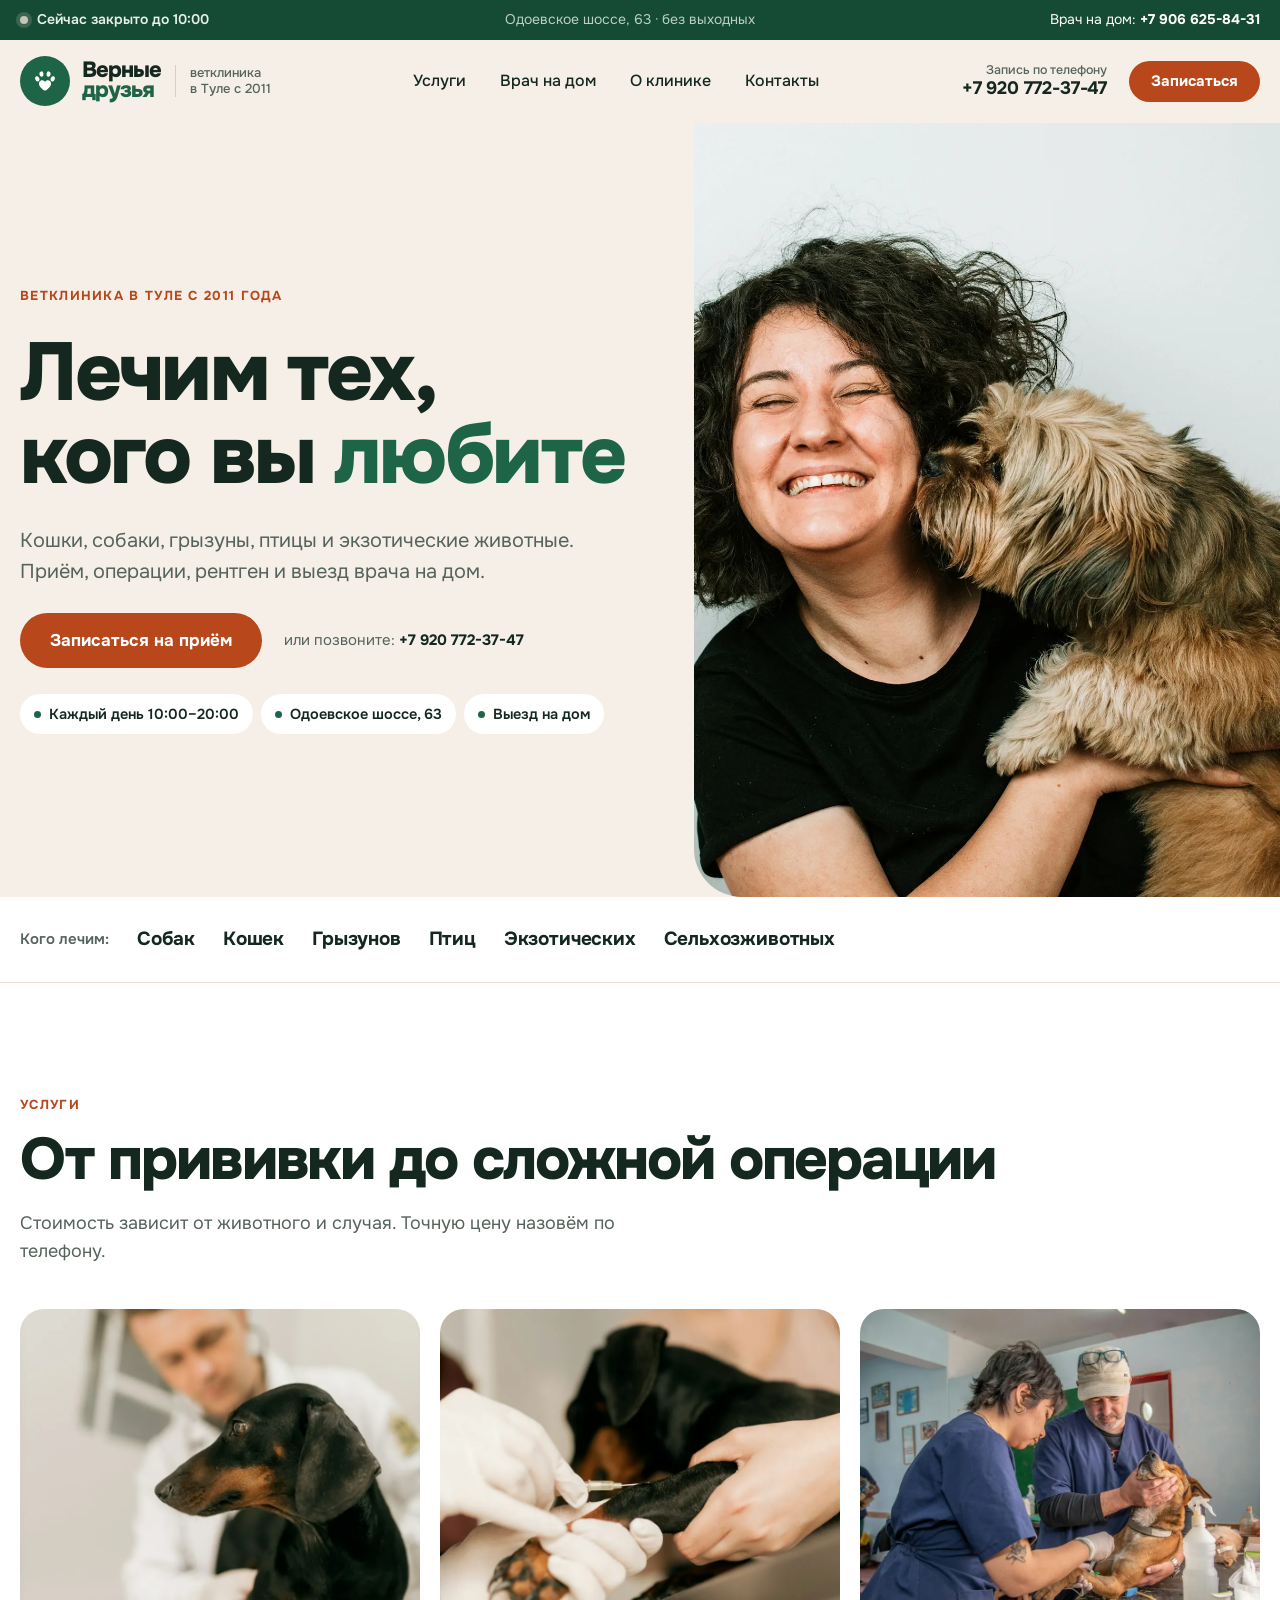
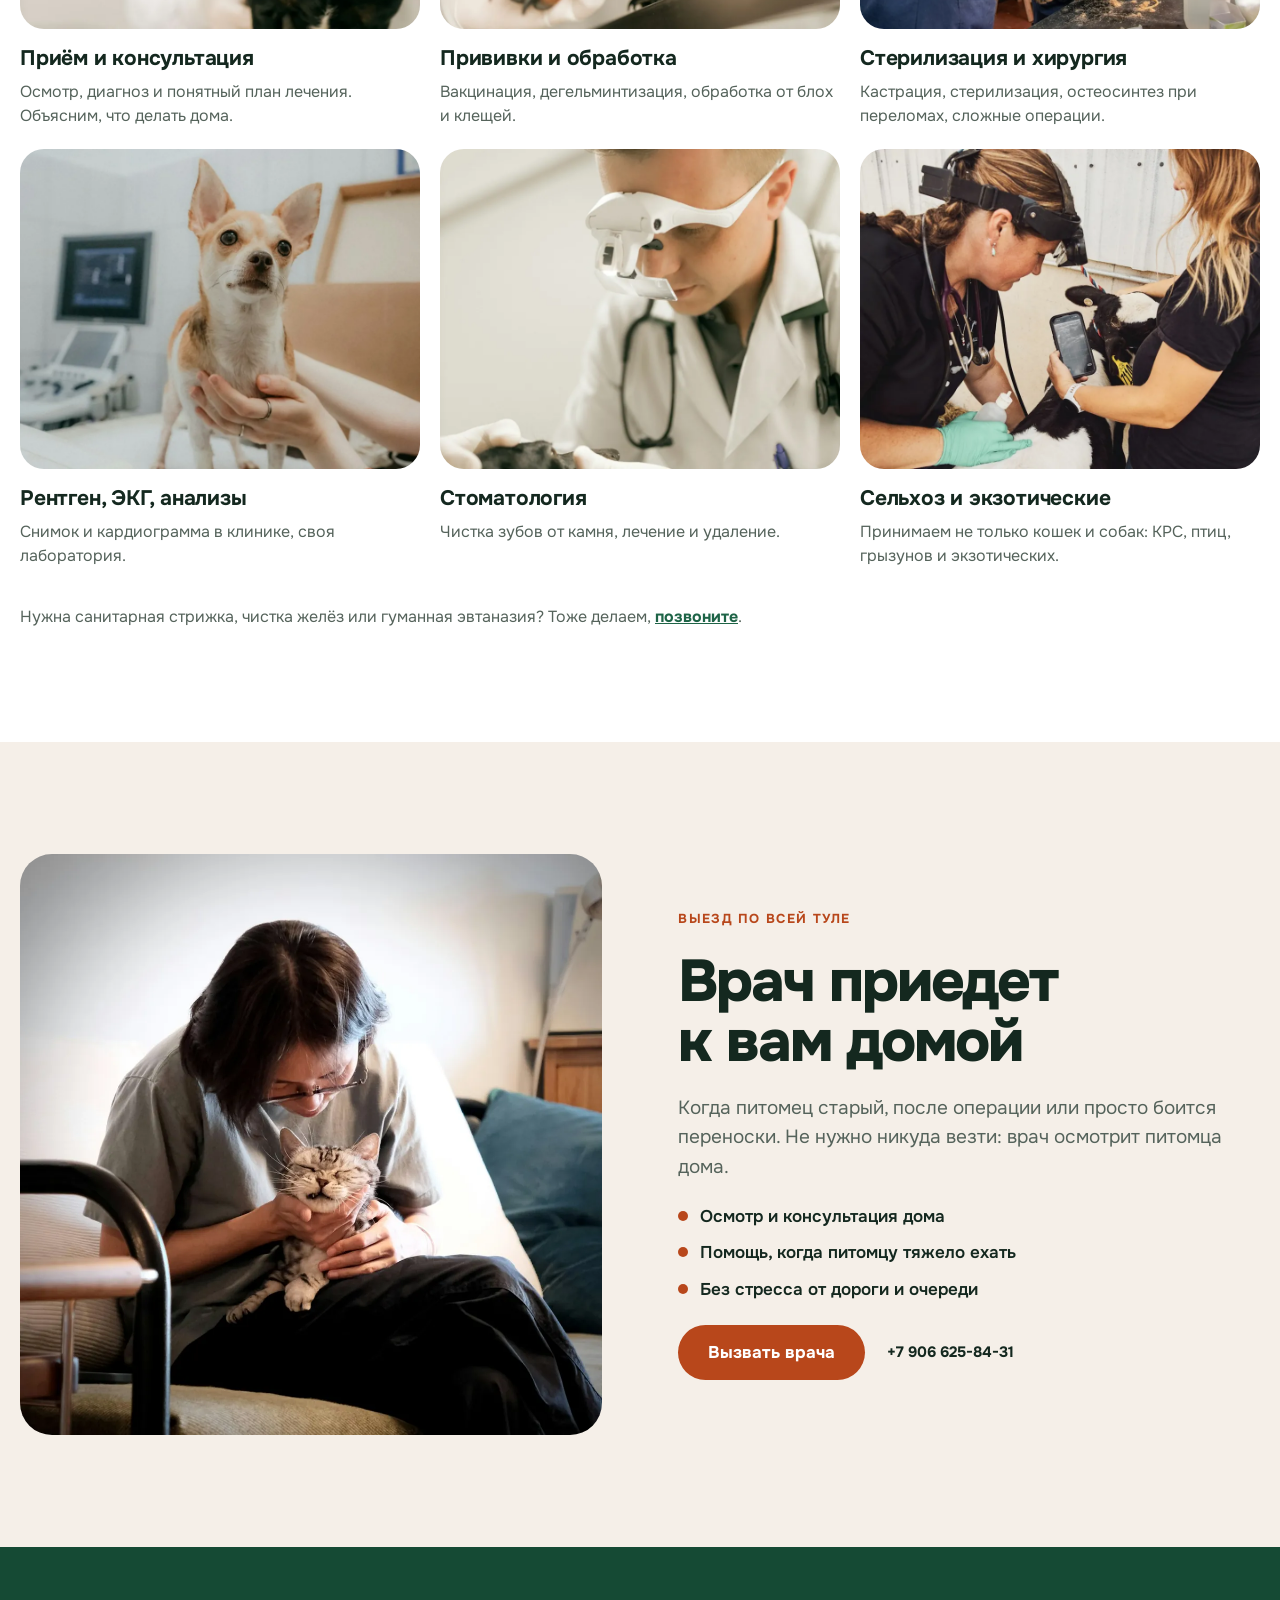
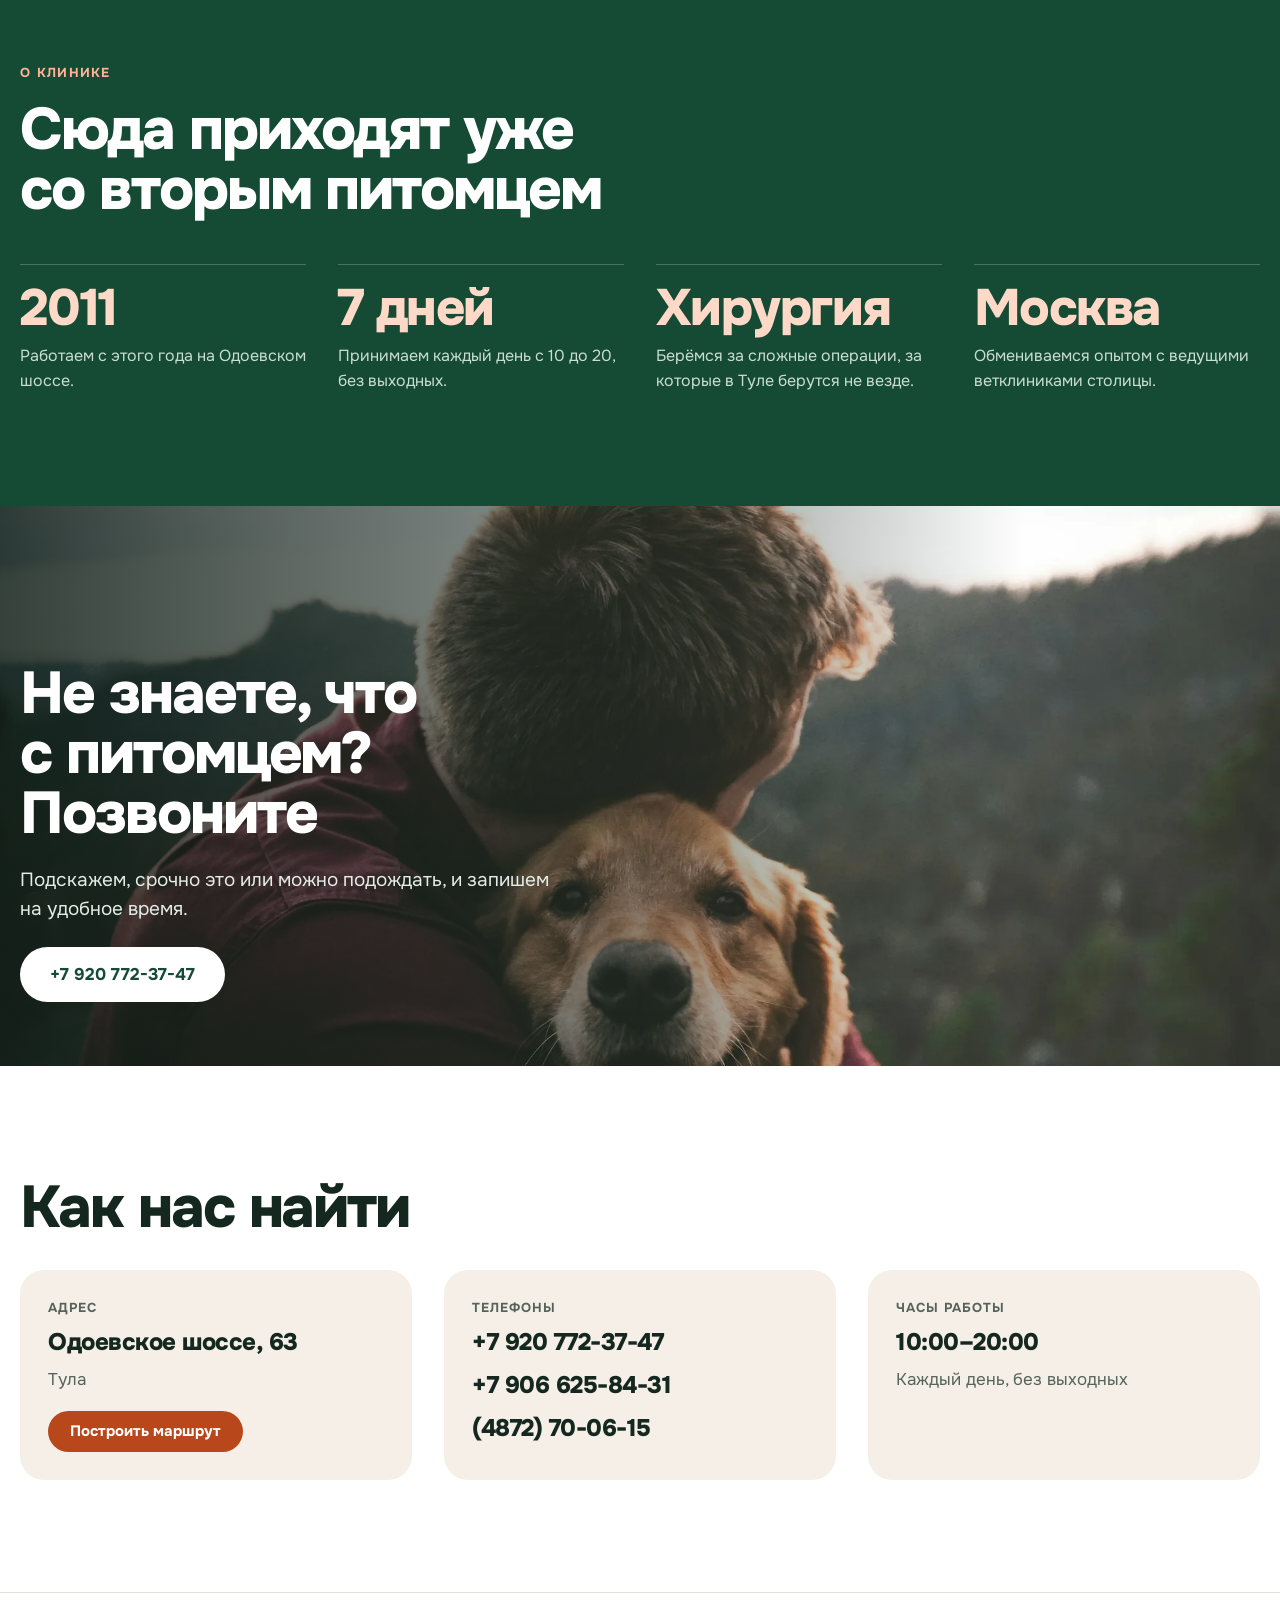
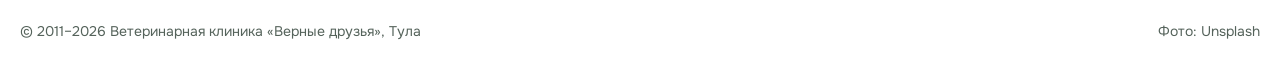
<file: verni-druzya/index.html>
<!doctype html>
<html lang="ru">
<head>
<meta charset="utf-8">
<meta name="viewport" content="width=device-width, initial-scale=1, viewport-fit=cover">
<meta name="robots" content="noindex, nofollow">
<title>Ветклиника «Верные друзья» в Туле — Одоевское шоссе, 63</title>
<meta name="description" content="Ветеринарная клиника «Верные друзья» в Туле с 2011 года. Приём, прививки, стерилизация, хирургия, рентген, ЭКГ, вызов врача на дом. Ежедневно с 10:00 до 20:00.">
<link rel="icon" href="data:,">
<link rel="preconnect" href="https://fonts.googleapis.com">
<link rel="preconnect" href="https://fonts.gstatic.com" crossorigin>
<link rel="stylesheet" href="https://fonts.googleapis.com/css2?family=Onest:wght@400;500;600;700;800&display=swap">
<link rel="stylesheet" href="style.css?v=3">
</head>
<body>

<div class="strip"><div class="wrap">
  <span class="open-now"><i></i><span data-open><span class="l">Сегодня открыто</span><span class="s">Открыто</span> до 20:00</span></span>
  <span class="strip-mid">Одоевское шоссе, 63 · без выходных</span>
  <a class="strip-home" href="tel:+79066258431"><span class="l">Врач на дом: </span><span class="s">На дом: </span><b>+7 906 625-84-31</b></a>
</div></div>
<header class="top">
  <div class="wrap">
    <a class="logo" href="#top" aria-label="Верные друзья, ветклиника в Туле">
      <span class="mark"><svg width="26" height="26" viewBox="0 0 24 24" fill="#fff" aria-hidden="true"><path d="M12 21c-.5 0-5.6-3.2-5.6-6.7 0-1.7 1.3-3 2.9-3 1.1 0 2.1.6 2.7 1.5.6-.9 1.6-1.5 2.7-1.5 1.6 0 2.9 1.3 2.9 3 0 3.5-5.1 6.7-5.6 6.7z"/><ellipse cx="4.9" cy="10" rx="1.9" ry="2.5" transform="rotate(-18 4.9 10)"/><ellipse cx="19.1" cy="10" rx="1.9" ry="2.5" transform="rotate(18 19.1 10)"/><ellipse cx="8.7" cy="5.6" rx="1.9" ry="2.5" transform="rotate(-8 8.7 5.6)"/><ellipse cx="15.3" cy="5.6" rx="1.9" ry="2.5" transform="rotate(8 15.3 5.6)"/></svg></span>
      <span class="word">Верные<br> <em>друзья</em></span>
      <span class="tag">ветклиника<br>в Туле с 2011</span>
    </a>
    <nav class="nav" aria-label="Разделы">
      <a href="#services">Услуги</a>
      <a href="#visit">Врач на дом</a>
      <a href="#about">О клинике</a>
      <a href="#contacts">Контакты</a>
    </nav>
    <div class="top-right">
      <a class="top-phone" href="tel:+79207723747"><small>Запись по телефону</small><b>+7 920 772-37-47</b></a>
      <a class="top-call" href="tel:+79207723747" aria-label="Позвонить"><svg width="20" height="20" viewBox="0 0 24 24" fill="none" stroke="currentColor" stroke-width="2" stroke-linecap="round" stroke-linejoin="round" aria-hidden="true"><path d="M5 4h4l2 5-2.5 1.5a11 11 0 0 0 5 5L15 13l5 2v4a2 2 0 0 1-2 2A16 16 0 0 1 3 6a2 2 0 0 1 2-2"/></svg></a>
      <a class="btn btn-main btn-sm" href="tel:+79207723747">Записаться</a>
    </div>
  </div>
</header>

<main>
  <section id="top" class="hero">
    <div class="wrap">
      <div class="hero-text">
        <span class="label">Ветклиника в Туле с 2011 года</span>
        <h1>Лечим тех, кого вы <span>любите</span></h1>
        <p class="lead">Кошки, собаки, грызуны, птицы и экзотические животные. Приём, операции, рентген и выезд врача на дом.</p>
        <div class="actions">
          <a class="btn btn-main" href="tel:+79207723747">Записаться на приём</a>
          <span class="call-note">или позвоните: <a href="tel:+79207723747">+7 920 772-37-47</a></span>
        </div>
        <div class="chips">
          <span>Каждый день 10:00–20:00</span>
          <span>Одоевское шоссе, 63</span>
          <span>Выезд на дом</span>
        </div>
      </div>
      <div class="hero-photo">
        <img src="img/hero.webp" alt="Смеющаяся девушка обнимает лохматую собаку" width="1321" height="1468" fetchpriority="high">
      </div>
    </div>
  </section>

  <div class="animals">
    <div class="wrap">
      <b>Кого лечим:</b>
      <ul>
        <li>Собак</li><li>Кошек</li><li>Грызунов</li><li>Птиц</li><li>Экзотических</li><li>Сельхозживотных</li>
      </ul>
    </div>
  </div>

  <section id="services">
    <div class="wrap">
      <div class="head">
        <div style="display:flex;flex-direction:column;gap:14px">
          <span class="label">Услуги</span>
          <h2>От прививки до сложной операции</h2>
        </div>
        <p>Стоимость зависит от животного и случая. Точную цену назовём по телефону.</p>
      </div>
      <div class="svc-grid">
        <article class="svc"><div class="ph"><img src="img/exam.webp" alt="" loading="lazy"></div><h3>Приём и консультация</h3><p>Осмотр, диагноз и понятный план лечения. Объясним, что делать дома.</p></article>
        <article class="svc"><div class="ph"><img src="img/vaccine.webp" alt="" loading="lazy"></div><h3>Прививки и обработка</h3><p>Вакцинация, дегельминтизация, обработка от блох и клещей.</p></article>
        <article class="svc"><div class="ph"><img src="img/surgery.webp" alt="" loading="lazy"></div><h3>Стерилизация и хирургия</h3><p>Кастрация, стерилизация, остеосинтез при переломах, сложные операции.</p></article>
        <article class="svc"><div class="ph"><img src="img/diagnostics.webp" alt="" loading="lazy"></div><h3>Рентген, ЭКГ, анализы</h3><p>Снимок и кардиограмма в клинике, своя лаборатория.</p></article>
        <article class="svc"><div class="ph"><img src="img/teeth.webp" alt="" loading="lazy"></div><h3>Стоматология</h3><p>Чистка зубов от камня, лечение и удаление.</p></article>
        <article class="svc"><div class="ph"><img src="img/farm.webp" alt="" loading="lazy"></div><h3>Сельхоз и экзотические</h3><p>Принимаем не только кошек и собак: КРС, птиц, грызунов и экзотических.</p></article>
      </div>
      <p class="price-note">Нужна санитарная стрижка, чистка желёз или гуманная эвтаназия? Тоже делаем, <a href="tel:+79207723747">позвоните</a>.</p>
    </div>
  </section>

  <section id="visit" class="visit">
    <div class="wrap">
      <div class="ph"><img src="img/home.webp" alt="Женщина дома держит на руках полосатую кошку" width="1100" height="1100" loading="lazy"></div>
      <div class="visit-text">
        <span class="label">Выезд по всей Туле</span>
        <h2>Врач приедет к&nbsp;вам домой</h2>
        <p>Когда питомец старый, после операции или просто боится переноски. Не нужно никуда везти: врач осмотрит питомца дома.</p>
        <ul class="ticks">
          <li>Осмотр и консультация дома</li>
          <li>Помощь, когда питомцу тяжело ехать</li>
          <li>Без стресса от дороги и очереди</li>
        </ul>
        <div class="actions"><a class="btn btn-main" href="tel:+79066258431">Вызвать врача</a><span class="call-note"><a href="tel:+79066258431">+7 906 625-84-31</a></span></div>
      </div>
    </div>
  </section>

  <section id="about" class="facts">
    <div class="wrap">
      <span class="label">О клинике</span>
      <h2 style="margin-top:14px;max-width:16ch">Сюда приходят уже со&nbsp;вторым питомцем</h2>
      <div class="grid">
        <div><b>2011</b><p>Работаем с этого года на Одоевском шоссе.</p></div>
        <div><b>7 дней</b><p>Принимаем каждый день с 10 до 20, без выходных.</p></div>
        <div><b>Хирургия</b><p>Берёмся за сложные операции, за которые в Туле берутся не везде.</p></div>
        <div><b>Москва</b><p>Обмениваемся опытом с ведущими ветклиниками столицы.</p></div>
      </div>
    </div>
  </section>

  <section class="together">
    <img src="img/together.webp" alt="Мужчина обнимает золотистого ретривера на фоне гор" width="2000" height="1335" loading="lazy">
    <div class="wrap">
      <h2>Не знаете, что с питомцем? Позвоните</h2>
      <p>Подскажем, срочно это или можно подождать, и запишем на удобное время.</p>
      <div class="actions"><a class="btn btn-white" href="tel:+79207723747">+7 920 772-37-47</a></div>
    </div>
  </section>

  <section id="contacts" class="contacts">
    <div class="wrap">
      <h2>Как нас найти</h2>
      <div class="card"><small>Адрес</small><span class="big">Одоевское шоссе, 63</span><span>Тула</span><a class="btn btn-main btn-sm" href="https://yandex.ru/maps/?text=%D0%A2%D1%83%D0%BB%D0%B0%2C%20%D0%9E%D0%B4%D0%BE%D0%B5%D0%B2%D1%81%D0%BA%D0%BE%D0%B5%20%D1%88%D0%BE%D1%81%D1%81%D0%B5%2C%2063" target="_blank" rel="noopener">Построить маршрут</a></div>
      <div class="card"><small>Телефоны</small><a class="big" href="tel:+79207723747">+7 920 772-37-47</a><a class="big" href="tel:+79066258431">+7 906 625-84-31</a><a class="big" href="tel:+74872700615">(4872) 70-06-15</a></div>
      <div class="card"><small>Часы работы</small><span class="big">10:00–20:00</span><span>Каждый день, без выходных</span></div>
    </div>
  </section>
</main>

<footer>
  <div class="wrap">
    <span>© 2011–2026 Ветеринарная клиника «Верные друзья», Тула</span>
    <span>Фото: Unsplash</span>
  </div>
</footer>

<div class="callbar">
  <a class="btn btn-main" href="tel:+79207723747">Позвонить</a>
  <a class="btn btn-line" href="https://yandex.ru/maps/?text=%D0%A2%D1%83%D0%BB%D0%B0%2C%20%D0%9E%D0%B4%D0%BE%D0%B5%D0%B2%D1%81%D0%BA%D0%BE%D0%B5%20%D1%88%D0%BE%D1%81%D1%81%D0%B5%2C%2063" target="_blank" rel="noopener">Маршрут</a>
</div>

<script>
(function () {
  var h = +new Intl.DateTimeFormat('ru-RU', { hour: 'numeric', hour12: false, timeZone: 'Europe/Moscow' }).format(new Date());
  var open = (h >= 10 && h < 20);
  if (!open) {
    document.documentElement.classList.add('is-closed');
    document.querySelectorAll('[data-open]').forEach(function (el) { el.innerHTML = '<span class="l">Сейчас закрыто</span><span class="s">Закрыто</span> до 10:00'; });
  }
  var top = document.querySelector('.top');
  addEventListener('scroll', function () { top.classList.toggle('scrolled', scrollY > 40); }, { passive: true });
})();
</script>
</body>
</html>
</file>
<file: autostyle71/style.css>
:root {
  --bg: #0B0C0E; --bg-2: #111316; --panel: #15181C;
  --ink: #F3F4F6; --ink-2: #D6DAE0; --muted: #9EA6B1; --line: #23272D;
  --accent: #FF6A1F; --accent-hover: #FF8A4C; --accent-ink: #0B0C0E;
  --head: "Russo One", "Arial Black", system-ui, sans-serif;
  --body: "Manrope", "Segoe UI", system-ui, sans-serif;
  --mono: "JetBrains Mono", ui-monospace, Consolas, monospace;
  color-scheme: dark;
}
* { box-sizing: border-box; }
html { scroll-behavior: smooth; }
body { margin: 0; background: var(--bg); color: var(--ink); font: 400 17px/1.55 var(--body); }
img { display: block; max-width: 100%; }
a { color: var(--accent); }
a:hover { color: var(--accent-hover); }
a:focus-visible, button:focus-visible { outline: 3px solid var(--accent); outline-offset: 3px; }
h1, h2, h3, p { margin: 0; }
h1, h2 { font-family: var(--head); font-weight: 400; text-transform: uppercase; line-height: .98; text-wrap: balance; }
h2 { font-size: clamp(32px, 4.4vw, 56px); }
h3 { font-size: 21px; font-weight: 800; line-height: 1.2; }
.wrap { max-width: 1320px; margin: 0 auto; padding-left: max(20px, env(safe-area-inset-left)); padding-right: max(20px, env(safe-area-inset-right)); }
.eyebrow { font: 500 13px/1 var(--mono); letter-spacing: .08em; text-transform: uppercase; color: var(--accent); }
.muted { color: var(--muted); }
section { padding-block: clamp(64px, 9vw, 120px); }

.btn { display: inline-flex; align-items: center; justify-content: center; gap: 10px; border-radius: 999px; font: 800 17px/1 var(--body); text-decoration: none; padding: 19px 30px; border: 0; cursor: pointer; }
.btn-sm { font-size: 15px; padding: 13px 22px; }
.btn-main { background: var(--accent); color: var(--accent-ink); }
.btn-main:hover { background: var(--accent-hover); color: var(--accent-ink); }
.btn-ghost { color: var(--ink); border: 1.5px solid rgba(243,244,246,.35); font-weight: 700; background: rgba(11,12,14,.25); backdrop-filter: blur(6px); }
.btn-ghost:hover { color: var(--ink); border-color: var(--ink); }

.top { position: absolute; inset: 0 0 auto; z-index: 20; }
.top .wrap { display: flex; align-items: center; justify-content: space-between; gap: 24px; padding-block: 24px; }
.logo { font: 400 24px/1 var(--head); color: var(--ink); text-decoration: none; }
.logo span { color: var(--accent); }
.logo:hover { color: var(--ink); }
.nav { display: flex; gap: 34px; font-weight: 600; font-size: 15px; }
.nav a { color: rgba(243,244,246,.75); text-decoration: none; }
.nav a:hover { color: var(--ink); }
.top-right { display: flex; align-items: center; gap: 22px; }
.top-phone { font-weight: 700; color: var(--ink); text-decoration: none; white-space: nowrap; }
.top-phone:hover { color: var(--ink); }

.hero { position: relative; min-height: min(100vh, 980px); display: flex; align-items: flex-end; padding-block: 140px 0; overflow: hidden; isolation: isolate; }
.hero picture, .hero picture img { position: absolute; inset: 0; width: 100%; height: 100%; object-fit: cover; z-index: -2; }
.hero::after { content: ""; position: absolute; inset: 0; z-index: -1; background: linear-gradient(180deg, rgba(11,12,14,.55) 0%, rgba(11,12,14,0) 28%, rgba(11,12,14,.15) 55%, rgba(11,12,14,.92) 88%, var(--bg) 100%); }
.hero .wrap { width: 100%; display: flex; flex-direction: column; gap: 28px; }
.hero h1 { font-size: clamp(52px, 9.4vw, 148px); max-width: 11ch; }
.hero h1 em { font-style: normal; color: var(--accent); }
.hero-row { display: flex; flex-wrap: wrap; align-items: flex-end; justify-content: space-between; gap: 28px; }
.hero .lead { font-size: 20px; color: var(--ink-2); max-width: 31em; }
.actions { display: flex; flex-wrap: wrap; gap: 12px; }
.stats { display: grid; grid-template-columns: repeat(4, minmax(0, 1fr)); border-top: 1px solid rgba(243,244,246,.18); }
.stats div { padding-block: 22px 26px; display: flex; flex-direction: column; gap: 4px; }
.stats div + div { padding-left: 24px; border-left: 1px solid rgba(243,244,246,.12); }
.stats b { font: 400 30px/1.1 var(--head); }
.stats span { font-size: 14px; color: var(--muted); }

.tryon .wrap { display: grid; grid-template-columns: minmax(0, 1.25fr) minmax(0, .75fr); gap: clamp(32px, 5vw, 72px); align-items: center; }
/* 3D studio: soft spotlight floor behind the car */
.stage { position: relative; aspect-ratio: 4 / 3; border-radius: 28px; overflow: hidden; cursor: grab; background: radial-gradient(70% 60% at 50% 62%, #3A3F47 0%, #1A1D22 55%, #0F1114 100%); }
.stage:active { cursor: grabbing; }
.stage canvas { position: absolute; inset: 0; width: 100%; height: 100%; display: block; }
.stage-load { position: absolute; inset: 0; display: flex; align-items: center; justify-content: center; gap: 8px; color: var(--muted); font: 500 14px/1.3 var(--mono); text-align: center; padding: 24px; }
.drag-hint { position: absolute; left: 20px; bottom: 18px; font: 500 12.5px/1 var(--mono); color: var(--muted); pointer-events: none; transition: opacity .4s; }
.turn { position: absolute; right: 16px; bottom: 14px; display: flex; gap: 8px; }
.turn[hidden] { display: none; }
.turn button { width: 44px; height: 44px; border-radius: 50%; border: 1.5px solid rgba(243,244,246,.25); background: rgba(11,12,14,.55); color: var(--ink); font: 500 18px/1 var(--mono); cursor: pointer; }
.turn button:hover { border-color: var(--ink); }
.stage .readout { position: absolute; right: 24px; top: 20px; display: flex; flex-direction: column; align-items: flex-end; gap: 2px; pointer-events: none; }
.stage .readout b { font: 400 clamp(44px, 5.4vw, 76px)/1 var(--head); }
.stage .readout span { font: 500 12.5px/1.2 var(--mono); color: var(--muted); }
.tryon-text { display: flex; flex-direction: column; gap: 22px; }
.tryon-text p { color: var(--muted); font-size: 18px; }
.films { display: flex; flex-direction: column; gap: 8px; }
.films button { font: inherit; color: var(--ink); background: var(--panel); border: 1.5px solid var(--line); border-radius: 16px; padding: 14px 18px; display: grid; grid-template-columns: 64px minmax(0, 1fr); gap: 16px; align-items: center; cursor: pointer; text-align: left; }
.films button:hover { border-color: #3A3F47; }
.films button[aria-pressed="true"] { border-color: var(--accent); background: #22160E; }
.films .pct { font: 500 22px/1 var(--mono); }
.films .name { display: flex; flex-direction: column; gap: 2px; }
.films .name b { font-size: 16px; }
.films .name span { font-size: 13.5px; color: var(--muted); }
.law { font-size: 14px; color: var(--muted); border-left: 2px solid var(--accent); padding-left: 14px; }

.works-head, .section-head { display: flex; flex-wrap: wrap; justify-content: space-between; align-items: flex-end; gap: 20px; margin-bottom: 40px; }
.works { display: grid; grid-template-columns: repeat(4, minmax(0, 1fr)); grid-auto-rows: 300px; gap: 12px; }
.works figure { margin: 0; position: relative; border-radius: 20px; overflow: hidden; background: var(--panel); }
.works figure.big { grid-column: span 2; grid-row: span 2; }
.works figure.wide { grid-column: span 2; }
.works img { width: 100%; height: 100%; object-fit: cover; transition: transform .6s cubic-bezier(.2,.7,.2,1); }
.works figure:hover img { transform: scale(1.04); }
.works figcaption { position: absolute; left: 14px; bottom: 14px; background: rgba(11,12,14,.78); backdrop-filter: blur(6px); border-radius: 999px; padding: 8px 14px; font-size: 13.5px; font-weight: 600; }

.band { background: var(--bg-2); border-block: 1px solid var(--line); }
.svc-grid { display: grid; grid-template-columns: repeat(3, minmax(0, 1fr)); gap: 16px; margin-top: 44px; }
.svc { background: var(--panel); border: 1px solid var(--line); border-radius: 22px; overflow: hidden; display: flex; flex-direction: column; }
.svc .ph { aspect-ratio: 16 / 10; overflow: hidden; }
.svc .ph img { width: 100%; height: 100%; object-fit: cover; }
.svc .body { padding: 22px 24px 26px; display: flex; flex-direction: column; gap: 10px; }
.svc .top-line { display: flex; justify-content: space-between; align-items: baseline; gap: 12px; }
.from { font: 500 15px/1 var(--mono); color: var(--accent); white-space: nowrap; }
.svc p { color: var(--muted); font-size: 16px; }

.prices { display: grid; grid-template-columns: repeat(2, minmax(0, 1fr)); gap: 20px; }
.price-card { background: var(--panel); border: 1px solid var(--line); border-radius: 22px; padding: 28px; }
.price-card h3 { font-size: 19px; margin-bottom: 10px; }
.price-row { display: grid; grid-template-columns: minmax(0, 1fr) auto; gap: 16px; padding-block: 12px; border-bottom: 1px solid var(--line); font-size: 15.5px; }
.price-row:last-child { border-bottom: 0; }
.price-row span:first-child { color: var(--ink-2); }
.price-row span:last-child { font-family: var(--mono); white-space: nowrap; }

.steps-band { background: var(--accent); color: var(--accent-ink); }
.steps-band .eyebrow { color: var(--accent-ink); }
.steps { display: grid; grid-template-columns: repeat(4, minmax(0, 1fr)); gap: 28px; margin: 40px 0 0; list-style: none; padding: 0; }
.steps li { display: flex; flex-direction: column; gap: 8px; border-top: 3px solid var(--accent-ink); padding-top: 16px; }
.steps .n { font: 500 14px/1 var(--mono); }
.steps b { font-size: 21px; line-height: 1.2; }
.steps li span:last-child { font-size: 15.5px; color: #2B1607; }

.contacts { display: grid; grid-template-columns: minmax(0, .9fr) minmax(0, 1.1fr); gap: 48px; }
.contact-list { display: flex; flex-direction: column; gap: 26px; }
.field { display: flex; flex-direction: column; gap: 4px; }
.field small { font-size: 12.5px; font-weight: 700; letter-spacing: .08em; text-transform: uppercase; color: var(--muted); }
.field a, .field > span { font-size: 22px; font-weight: 800; color: var(--ink); text-decoration: none; }
.hours { display: grid; grid-template-columns: 150px auto; gap: 4px 16px; font-size: 18px; font-weight: 600; }
.hours span:nth-child(even) { font-family: var(--mono); }
.place { position: relative; min-height: 440px; border-radius: 28px; overflow: hidden; }
.place img { position: absolute; inset: 0; width: 100%; height: 100%; object-fit: cover; }
.place::after { content: ""; position: absolute; inset: 0; background: linear-gradient(180deg, rgba(11,12,14,0) 45%, rgba(11,12,14,.85) 100%); }
.place .on-photo { position: absolute; left: 24px; right: 24px; bottom: 24px; z-index: 1; display: flex; flex-wrap: wrap; justify-content: space-between; align-items: center; gap: 14px; }
.place .on-photo span { font-weight: 700; font-size: 18px; }

footer { border-top: 1px solid var(--line); padding-block: 28px; color: var(--muted); font-size: 14px; }
footer .wrap { display: flex; flex-wrap: wrap; justify-content: space-between; gap: 12px; }
footer a { color: var(--muted); }

.callbar { position: fixed; left: 0; right: 0; bottom: 0; z-index: 40; display: none; gap: 10px; padding: 10px max(12px, env(safe-area-inset-left)) calc(10px + env(safe-area-inset-bottom)) max(12px, env(safe-area-inset-right)); background: rgba(11,12,14,.94); border-top: 1px solid var(--line); }
.callbar .btn { flex: 1; padding: 16px 10px; }

@media (max-width: 1000px) {
  .nav { display: none; }
  .tryon .wrap, .contacts { grid-template-columns: minmax(0, 1fr); }
  .works { grid-template-columns: repeat(2, minmax(0, 1fr)); grid-auto-rows: 220px; }
  .svc-grid { grid-template-columns: repeat(2, minmax(0, 1fr)); }
  .prices { grid-template-columns: minmax(0, 1fr); }
  .steps, .stats { grid-template-columns: repeat(2, minmax(0, 1fr)); }
  .stats div:nth-child(3) { padding-left: 0; border-left: 0; }
  /* one column: heading, then the car with the picker right under it, so both fit on screen */
  .tryon .wrap { gap: 0; }
  .tryon-text { display: contents; }
  .tryon-text .eyebrow { order: 1; margin-bottom: 12px; }
  .tryon-text h2 { order: 2; margin-bottom: 20px; }
  .stage { order: 3; aspect-ratio: 16 / 11; border-radius: 22px; }
  .films { order: 4; flex-direction: row; gap: 6px; margin-top: 10px; }
  .films button { flex: 1; grid-template-columns: minmax(0, 1fr); justify-items: center; padding: 12px 4px; border-radius: 14px; }
  .films .name span { display: none; }
  .films .name b { font-size: 11.5px; font-weight: 600; color: var(--muted); white-space: nowrap; }
  .films button { gap: 6px; }
  .films button[aria-pressed="true"] .name b { color: var(--ink); }
  .films .pct { font-size: 19px; }
  .tryon-text p:not(.law) { order: 5; margin-top: 22px; font-size: 16.5px; }
  .tryon-text .law { order: 6; margin-top: 14px; }
  .stage .readout { top: 14px; right: 16px; }
  .stage .readout b { font-size: 40px; }
}
@media (max-width: 620px) {
  body { padding-bottom: 80px; }
  .top-phone, .top-right .btn { display: none; }
  .hero { min-height: 88vh; }
  .hero h1 { font-size: 10.6vw; }
  .hero .lead { font-size: 18px; }
  .hero .actions { display: none; }
  .works { grid-auto-rows: 170px; }
  .svc-grid { grid-template-columns: minmax(0, 1fr); }
  .callbar { display: flex; }
}
@media (prefers-reduced-motion: reduce) {
  html { scroll-behavior: auto; }
  .works img { transition: none; }
}
</file>
<file: furniture/style.css>
:root {
  --paper: #EFEAE1; --paper-2: #E6DFD3; --white: #FBF9F5;
  --ink: #1C1B18; --ink-2: #3A3832; --muted: #6B665C; --line: #D6CDBE;
  --dark: #1D1C19; --dark-2: #272622; --dark-ink: #EDE7DC; --dark-muted: #A9A193;
  --oak: #B57A3E; --oak-text: #8A5424; /* 5.2:1 on --paper */ --oak-light: #DDAA70;
  --serif: "Cormorant Garamond", Georgia, serif;
  --sans: "Golos Text", "Segoe UI", system-ui, sans-serif;
  --mono: "JetBrains Mono", ui-monospace, Consolas, monospace;
  --ease: cubic-bezier(.2,.7,.2,1);
}
* { box-sizing: border-box; }
html { scroll-behavior: smooth; scroll-padding-top: 84px; }
body { margin: 0; background: var(--paper); color: var(--ink); font: 400 17px/1.6 var(--sans); }
img { display: block; max-width: 100%; }
a { color: inherit; }
a:focus-visible, button:focus-visible, input:focus-visible { outline: 2px solid var(--oak); outline-offset: 3px; }
h1, h2, h3, p, figure { margin: 0; }
h1, h2 { font-family: var(--serif); font-weight: 500; letter-spacing: -0.02em; line-height: .95; text-wrap: balance; }
h1 em, h2 em, h3 em { font-style: italic; }
h2 { font-size: clamp(40px, 5.4vw, 76px); }
h3 { font-size: 22px; font-weight: 600; line-height: 1.2; letter-spacing: -0.01em; }
.wrap { max-width: 1360px; margin: 0 auto; padding-left: max(20px, env(safe-area-inset-left)); padding-right: max(20px, env(safe-area-inset-right)); }
.eyebrow { font: 500 12.5px/1 var(--mono); letter-spacing: .1em; text-transform: uppercase; color: var(--oak-text); }
section { padding-block: clamp(72px, 10vw, 140px); }
/* placeholders for the owner's real data: easy to find, quiet to look at */
.stub { text-decoration: underline dotted rgba(138,84,36,.55); text-underline-offset: 4px; text-decoration-thickness: 1.5px; }

.btn { display: inline-flex; align-items: center; justify-content: center; gap: 10px; border-radius: 999px; font: 600 16.5px/1 var(--sans); text-decoration: none; padding: 19px 30px; border: 0; cursor: pointer; white-space: nowrap; transition: background .2s, color .2s, border-color .2s; }
.btn-sm { font-size: 15px; padding: 13px 22px; }
.btn-main { background: var(--ink); color: var(--white); }
.btn-main:hover { background: var(--oak-text); }
.btn-line { color: var(--ink); border: 1.5px solid #BDB2A1; background: transparent; }
.btn-line:hover { border-color: var(--ink); }

/* header */
.top { position: sticky; top: 0; z-index: 30; background: rgba(239,234,225,.9); backdrop-filter: blur(10px); border-bottom: 1px solid transparent; transition: border-color .2s; }
.top.scrolled { border-bottom-color: var(--line); }
.top .wrap { display: flex; align-items: center; justify-content: space-between; gap: 24px; padding-block: 14px; }
.logo { display: flex; align-items: center; gap: 12px; text-decoration: none; }
/* mark: a cabinet front seen as a drawing — two doors and a dimension tick */
.logo-mark { width: 40px; height: 40px; border: 1.5px solid var(--ink); border-radius: 3px; position: relative; flex: none; }
.logo-mark::before { content: ""; position: absolute; left: 50%; top: 5px; bottom: 5px; border-left: 1.5px solid var(--ink); }
.logo-mark::after { content: ""; position: absolute; left: 6px; right: 6px; bottom: -7px; height: 5px; border: 1.5px solid var(--oak); border-top: 0; }
.logo-word { display: flex; flex-direction: column; line-height: 1.05; }
.logo-word b { font-family: var(--serif); font-size: 24px; font-weight: 600; letter-spacing: -0.01em; }
.logo-word small { font-size: 12.5px; color: var(--muted); }
.nav { display: flex; gap: 4px; font-size: 15.5px; font-weight: 500; }
.nav a { text-decoration: none; padding: 9px 14px; border-radius: 999px; }
.nav a:hover { background: var(--paper-2); }
.top-right { display: flex; align-items: center; gap: 20px; }
.top-phone { font-weight: 600; text-decoration: none; white-space: nowrap; }

/* hero: text left, photo right with dimension lines like a measurement sheet */
.hero { padding-block: clamp(28px, 4vw, 56px) clamp(56px, 7vw, 96px); }
.hero .wrap { display: grid; grid-template-columns: minmax(0, 1.08fr) minmax(0, .92fr); gap: clamp(32px, 5vw, 80px); align-items: center; }
.hero-text { display: flex; flex-direction: column; gap: 28px; }
.hero h1 { font-size: clamp(56px, 8.4vw, 132px); }
.hero h1 em { color: var(--oak-text); }
.lead { font-size: 19.5px; color: var(--ink-2); max-width: 31em; }
.actions { display: flex; flex-wrap: wrap; gap: 12px; }
.track { list-style: none; margin: 14px 0 0; padding: 0; display: grid; grid-template-columns: repeat(5, minmax(0, 1fr)); counter-reset: s; border-top: 1.5px solid var(--ink); }
.track li { counter-increment: s; position: relative; padding-top: 16px; font-size: 14.5px; font-weight: 600; }
.track li::before { content: "0" counter(s); display: block; font: 500 11.5px/1 var(--mono); color: var(--muted); margin-bottom: 6px; }
.track li::after { content: ""; position: absolute; top: -6px; left: 0; width: 10px; height: 10px; border-radius: 50%; background: var(--paper); border: 1.5px solid var(--ink); }
.track li:first-child::after { background: var(--oak); border-color: var(--oak); }
.hero-photo { position: relative; padding: 34px 0 0 34px; }
.hero-photo img { width: 100%; height: clamp(440px, calc(100vh - 190px), 760px); object-fit: cover; object-position: 50% 60%; border-radius: 2px; }
.dim { position: absolute; color: var(--ink); font: 500 12px/1 var(--mono); }
.dim::before { content: ""; position: absolute; }
.dim i { font-style: normal; position: absolute; background: var(--paper); padding: 2px 8px; }
.dim-w { left: 34px; right: 0; top: 8px; height: 12px; border-left: 1.5px solid; border-right: 1.5px solid; }
.dim-w::before { left: 0; right: 0; top: 50%; border-top: 1.5px solid; transform-origin: left; animation: draw-x 1.2s .3s var(--ease) both; }
.dim-w i { left: 50%; top: 50%; transform: translate(-50%, -50%); }
.dim-h { top: 34px; bottom: 0; left: 8px; width: 12px; border-top: 1.5px solid; border-bottom: 1.5px solid; }
.dim-h::before { top: 0; bottom: 0; left: 50%; border-left: 1.5px solid; transform-origin: top; animation: draw-y 1.2s .5s var(--ease) both; }
.dim-h i { left: 50%; top: 50%; transform: translate(-50%, -50%) rotate(-90deg); }
.hero-photo figcaption { position: absolute; right: 14px; bottom: 14px; font: 500 11.5px/1 var(--mono); letter-spacing: .06em; text-transform: uppercase; background: var(--paper); padding: 8px 10px; }
@keyframes draw-x { from { transform: scaleX(0); } }
@keyframes draw-y { from { transform: scaleY(0); } }

/* section heads */
.sec-head { display: flex; flex-direction: column; gap: 18px; margin-bottom: clamp(40px, 5vw, 64px); max-width: 880px; }
.sec-head p { font-size: 18.5px; color: var(--muted); max-width: 36em; }
.sec-head.row { max-width: none; flex-direction: row; flex-wrap: wrap; justify-content: space-between; align-items: flex-end; }
.sec-head.row > div { display: flex; flex-direction: column; gap: 18px; }

/* what we make: an index list with a big preview that follows the hovered row */
.make { background: var(--white); }
.make-grid { display: grid; grid-template-columns: minmax(0, 1.1fr) minmax(0, .9fr); gap: clamp(32px, 5vw, 80px); align-items: start; }
.make-list { list-style: none; margin: 0; padding: 0; border-top: 1px solid var(--line); }
.make-list li { border-bottom: 1px solid var(--line); }
.make-list a { display: grid; grid-template-columns: 56px minmax(0, 1fr); column-gap: 16px; row-gap: 8px; padding: 28px 0; text-decoration: none; transition: padding .35s var(--ease); }
.make-list img { display: none; }
.make-list .n { font: 500 13px/1 var(--mono); color: var(--muted); padding-top: 12px; grid-row: span 2; }
.make-list h3 { font-family: var(--serif); font-size: clamp(34px, 3.6vw, 52px); font-weight: 500; line-height: 1; letter-spacing: -0.015em; }
.make-list p { color: var(--muted); max-width: 32em; }
.make-list li.on a, .make-list a:hover { padding-left: 14px; }
.make-list li.on h3 { color: var(--oak-text); }
.make-view { position: sticky; top: 104px; aspect-ratio: 4 / 5; overflow: hidden; border-radius: 2px; background: var(--paper-2); }
.make-view img { position: absolute; inset: 0; width: 100%; height: 100%; object-fit: cover; opacity: 0; transform: scale(1.04); transition: opacity .5s var(--ease), transform 1.2s var(--ease); }
.make-view img.on { opacity: 1; transform: none; }

/* path: dark, a day ruler on top, sticky photo beside the steps */
.path { background: var(--dark); color: var(--dark-ink); }
.path .eyebrow { color: var(--oak-light); }
.path .sec-head p { color: var(--dark-muted); }
/* the whole order to scale: each block's width is its share of the days */
.ruler { display: flex; gap: 3px; margin-bottom: 14px; }
.ruler span { flex: var(--w) 1 0; min-width: 0; position: relative; height: 64px; background: rgba(237,231,220,.07) repeating-linear-gradient(90deg, rgba(237,231,220,.22) 0 1px, transparent 1px 12px) bottom / 100% 10px no-repeat; border-left: 2px solid var(--oak-light); }
.ruler span:nth-child(3) { background-color: rgba(221,170,112,.16); }
.ruler b { position: absolute; top: 12px; left: 10px; font: 500 11.5px/1 var(--mono); letter-spacing: .04em; text-transform: uppercase; color: var(--dark-ink); white-space: nowrap; }
.ruler-scale { display: flex; justify-content: space-between; font: 500 12px/1 var(--mono); color: var(--dark-muted); margin-bottom: clamp(48px, 6vw, 80px); }
.path-grid { display: grid; grid-template-columns: minmax(0, .9fr) minmax(0, 1.1fr); gap: clamp(32px, 6vw, 96px); align-items: start; }
.path-view { position: sticky; top: 104px; aspect-ratio: 4 / 5; overflow: hidden; border-radius: 2px; background: var(--dark-2); }
.path-view img { position: absolute; inset: 0; width: 100%; height: 100%; object-fit: cover; opacity: 0; transition: opacity .6s var(--ease); }
.path-view img.on { opacity: 1; }
.path-count { position: absolute; left: 16px; bottom: 16px; background: var(--dark); color: var(--dark-muted); font: 500 13px/1 var(--mono); padding: 10px 12px; }
.path-count b { color: var(--dark-ink); font-weight: 500; }
.steps { list-style: none; margin: 0; padding: 0; }
.step { display: grid; grid-template-columns: 64px minmax(0, 1fr); column-gap: 20px; row-gap: 14px; padding: 40px 0 48px; border-top: 1px solid rgba(237,231,220,.16); opacity: .42; transition: opacity .5s var(--ease); }
.step.on { opacity: 1; }
.step > * { grid-column: 2; }
.step .n { grid-column: 1; grid-row: 1 / span 3; font-family: var(--serif); font-size: 46px; line-height: .9; color: var(--oak-light); }
.step > div { display: flex; flex-wrap: wrap; align-items: baseline; gap: 10px 18px; }
.step h3 { font-family: var(--serif); font-size: clamp(34px, 3.4vw, 48px); font-weight: 500; line-height: 1; }
.step h3 em { color: var(--oak-light); }
.when { font: 500 12.5px/1 var(--mono); letter-spacing: .04em; color: var(--dark); background: var(--oak-light); padding: 7px 10px; border-radius: 999px; white-space: nowrap; }
.step p { color: var(--dark-muted); font-size: 17.5px; max-width: 34em; }
.step .get { color: var(--dark-ink); font-weight: 600; font-size: 15.5px; display: flex; gap: 10px; align-items: baseline; }
.step .get::before { content: "→"; color: var(--oak-light); }
.path-note { margin-top: 40px; color: var(--dark-muted); font-size: 15px; max-width: 40em; }

/* 3D configurator: the stage takes the room, the panel reads like a spec sheet */
.kon { background: var(--paper-2); }
.kon .sec-head.row p { max-width: 30em; }
.kon-grid { display: grid; grid-template-columns: minmax(0, 1fr) minmax(0, 400px); gap: 20px; align-items: stretch; }
.kon-stage { position: relative; min-height: 640px; border-radius: 4px; overflow: hidden; background: #E7E1D7; }
.kon-stage canvas { position: absolute; inset: 0; width: 100%; height: 100%; display: block; cursor: grab; }
.kon-stage canvas:active { cursor: grabbing; }
.kon-load { position: absolute; inset: 0; display: grid; place-items: center; padding: 24px; text-align: center; color: var(--muted); font-size: 15px; }
.kon-load[hidden] { display: none; }
.kon-doors { position: absolute; left: 16px; top: 16px; z-index: 2; font: 600 14.5px/1 var(--sans); color: var(--ink); background: rgba(251,249,245,.92); border: 1px solid var(--line); border-radius: 999px; padding: 12px 18px; cursor: pointer; }
.kon-doors:hover { border-color: var(--ink); }
.kon-doors[aria-pressed="true"] { background: var(--ink); color: var(--white); border-color: var(--ink); }
.kon-hint { position: absolute; right: 16px; bottom: 16px; font: 500 11.5px/1 var(--mono); letter-spacing: .06em; text-transform: uppercase; color: var(--muted); background: rgba(251,249,245,.85); padding: 8px 10px; pointer-events: none; transition: opacity .4s; }
.kon-panel { background: var(--white); border-radius: 4px; padding: 26px 24px; display: flex; flex-direction: column; gap: 20px; }
.kon-panel fieldset { border: 0; margin: 0; padding: 0; min-width: 0; }
.kon-panel legend { padding: 0; margin-bottom: 10px; font: 500 11.5px/1 var(--mono); letter-spacing: .08em; text-transform: uppercase; color: var(--muted); }
.kon-panel legend b { font: 600 13.5px/1 var(--sans); letter-spacing: 0; text-transform: none; color: var(--ink); margin-left: 6px; }
.kon-size { display: flex; flex-direction: column; gap: 16px; }
.range { display: flex; flex-direction: column; gap: 8px; font: 500 11.5px/1 var(--mono); letter-spacing: .08em; text-transform: uppercase; color: var(--muted); }
.range output { font: 600 20px/1 var(--sans); letter-spacing: -0.01em; color: var(--ink); margin: 0 2px 0 6px; }
.range input { width: 100%; accent-color: var(--ink); height: 28px; margin: 0; }
.kon-panel input[type="radio"] { position: absolute; opacity: 0; width: 1px; height: 1px; }
.seg { display: flex; flex-wrap: wrap; }
.seg legend { width: 100%; }
.seg label { flex: 1 1 0; cursor: pointer; }
.seg span { display: block; text-align: center; padding: 11px 6px; border: 1.5px solid var(--line); margin-left: -1.5px; font-size: 14.5px; font-weight: 600; transition: background .15s, color .15s; white-space: nowrap; }
.seg label:first-of-type span { border-radius: 8px 0 0 8px; margin-left: 0; }
.seg label:last-of-type span { border-radius: 0 8px 8px 0; }
.seg input:checked + span { background: var(--ink); border-color: var(--ink); color: var(--white); position: relative; }
.seg input:disabled + span { opacity: .35; cursor: not-allowed; text-decoration: line-through; }
.seg input:focus-visible + span, .sw input:focus-visible + span { outline: 2px solid var(--oak); outline-offset: 2px; position: relative; }
.sw { display: flex; flex-wrap: wrap; gap: 8px; }
.sw legend { width: 100%; }
.sw label { cursor: pointer; }
.sw span { display: block; width: 46px; height: 46px; border-radius: 50%; background-size: cover; background-position: center; box-shadow: inset 0 0 0 1px rgba(0,0,0,.1); outline: 2px solid transparent; outline-offset: 3px; transition: outline-color .15s; }
.sw input:checked + span { outline-color: var(--ink); }
.sw.sm span { width: 36px; height: 36px; }
.sw-silver { background: linear-gradient(135deg, #F1F2F3, #A8ADB2 55%, #E2E4E6); }
.sw-black { background: linear-gradient(135deg, #4A4A4C, #121213); }
.sw-gold { background: linear-gradient(135deg, #F2DCAA, #B58C4B 55%, #E9CF97); }
.sw-mix { background: linear-gradient(90deg, #E9EEF0 0 50%, transparent 50%), url(tex/oak-s.webp) center / cover; }
.sw-combo { background: linear-gradient(180deg, transparent 0 32%, #E4EAED 32% 68%, transparent 68%), url(tex/walnut-s.webp) center / cover; }
.sr { position: absolute; width: 1px; height: 1px; overflow: hidden; clip-path: inset(50%); }
.kon-tabs { display: grid; grid-template-columns: 1fr 1fr; gap: 4px; padding: 4px; background: var(--paper); border-radius: 999px; }
.kon-tabs label { cursor: pointer; }
.kon-tabs span { display: block; text-align: center; padding: 12px 8px; border-radius: 999px; font-weight: 600; font-size: 15.5px; transition: background .2s, color .2s; }
.kon-tabs input:checked + span { background: var(--ink); color: var(--white); }
.kon-tabs input:focus-visible + span { outline: 2px solid var(--oak); outline-offset: 2px; }
.kon-group { display: flex; flex-direction: column; gap: 20px; }
.kon-group[hidden], .range[hidden] { display: none; }
.sw-marble { background: linear-gradient(125deg, transparent 40%, rgba(120,118,122,.35) 44%, transparent 48%), linear-gradient(160deg, #F4F2EE, #E4E1DB); }
.kon-two { display: grid; grid-template-columns: 1fr 1fr; gap: 16px; }
.kon-total { margin-top: auto; padding-top: 18px; border-top: 1.5px solid var(--ink); display: flex; flex-direction: column; gap: 14px; }
.kon-total small { display: block; font: 500 11.5px/1 var(--mono); letter-spacing: .08em; text-transform: uppercase; color: var(--muted); margin-bottom: 6px; }
.kon-total b { font-family: var(--serif); font-size: 44px; font-weight: 500; line-height: 1; letter-spacing: -0.01em; }
.kon-fine { font-size: 13px; color: var(--muted); margin-top: -6px; }
.form-project { font-size: 14px; background: var(--paper); border-left: 3px solid var(--oak); padding: 10px 12px; border-radius: 4px; color: var(--ink-2); }

/* works: editorial columns */
.stub-note { font-size: 15px; color: var(--muted); border: 1px dashed #BDB2A1; padding: 10px 14px; border-radius: 6px; max-width: 26em; }
.gallery { columns: 3; column-gap: 20px; }
.gallery figure { break-inside: avoid; margin-bottom: 28px; }
.gallery img { width: 100%; height: auto; border-radius: 2px; }
.gallery figcaption { margin-top: 10px; font: 500 12px/1.3 var(--mono); letter-spacing: .04em; text-transform: uppercase; color: var(--muted); }

/* materials */
.mat { background: var(--paper-2); }
.mat .wrap { display: grid; grid-template-columns: minmax(0, .9fr) minmax(0, 1.1fr); gap: clamp(32px, 6vw, 96px); align-items: center; }
.mat-text { display: flex; flex-direction: column; gap: 20px; }
.mat-text p { font-size: 18.5px; color: var(--ink-2); }
.swatches { list-style: none; margin: 0; padding: 0; display: grid; grid-template-columns: repeat(4, minmax(0, 1fr)); gap: 24px 16px; }
.swatches li { display: flex; flex-direction: column; gap: 10px; font-size: 14.5px; font-weight: 500; }
.swatches span { aspect-ratio: 3 / 4; border-radius: 2px; background-size: cover; background-position: center; box-shadow: inset 0 0 0 1px rgba(0,0,0,.06), 0 18px 30px -24px rgba(0,0,0,.6); }
.sw-white { background: linear-gradient(160deg, #FAF8F4, #E9E5DE); }
.sw-graphite { background: linear-gradient(160deg, #4A4A48, #2B2B2A); }
.sw-mirror { background: linear-gradient(115deg, #C9D2D6 0%, #F4F7F8 28%, #AEB9BE 46%, #E7ECEE 62%, #B7C1C5 100%); }
.sw-bronze { background: linear-gradient(115deg, #8F7766 0%, #D3C1B1 30%, #7F6858 50%, #C2AE9C 66%, #8A7262 100%); }

/* lead form over a full photo */
.zamer { position: relative; isolation: isolate; color: var(--white); overflow: hidden; }
.zamer-bg { position: absolute; inset: 0; width: 100%; height: 100%; object-fit: cover; z-index: -2; }
.zamer::after { content: ""; position: absolute; inset: 0; z-index: -1; background: linear-gradient(90deg, rgba(20,19,17,.88) 0%, rgba(20,19,17,.7) 50%, rgba(20,19,17,.35) 100%); }
.zamer .wrap { display: grid; grid-template-columns: minmax(0, 1fr) minmax(0, 480px); gap: clamp(32px, 6vw, 96px); align-items: center; }
.zamer-text { display: flex; flex-direction: column; gap: 22px; }
.zamer .eyebrow { color: var(--oak-light); }
.zamer-text p { font-size: 19px; color: #DDD6CA; max-width: 30em; }
.ways { display: flex; flex-wrap: wrap; gap: 12px; margin-top: 8px; }
.ways a { display: flex; flex-direction: column; gap: 4px; padding: 14px 18px; border: 1px solid rgba(251,249,245,.28); border-radius: 10px; text-decoration-color: rgba(221,170,112,.6); font-weight: 600; }
.ways a:hover { border-color: var(--oak-light); }
.ways small { font: 500 11px/1 var(--mono); letter-spacing: .08em; text-transform: uppercase; color: var(--oak-light); }
.form { background: var(--white); color: var(--ink); border-radius: 14px; padding: clamp(24px, 3vw, 36px); display: flex; flex-direction: column; gap: 16px; box-shadow: 0 40px 80px -40px rgba(0,0,0,.6); }
.form h3 { font-family: var(--serif); font-size: 34px; font-weight: 500; }
.form fieldset { border: 0; margin: 0; padding: 0; display: flex; flex-wrap: wrap; gap: 8px; }
.form legend { font-size: 14px; color: var(--muted); margin-bottom: 8px; padding: 0; }
.form fieldset label { cursor: pointer; }
.form fieldset input { position: absolute; opacity: 0; width: 1px; height: 1px; }
.form fieldset span { display: inline-block; padding: 9px 14px; border-radius: 999px; border: 1.5px solid var(--line); font-size: 14.5px; font-weight: 500; transition: background .15s, border-color .15s, color .15s; }
.form fieldset input:checked + span { background: var(--ink); border-color: var(--ink); color: var(--white); }
.form fieldset input:focus-visible + span { outline: 2px solid var(--oak); outline-offset: 2px; }
.field { display: flex; flex-direction: column; gap: 6px; font-size: 14px; color: var(--muted); }
.field small { font-size: 13px; }
.field input { font: 500 17px/1.2 var(--sans); color: var(--ink); padding: 14px 16px; border: 1.5px solid var(--line); border-radius: 10px; background: #fff; }
.field input:focus { border-color: var(--ink); outline: none; }
.field input[aria-invalid="true"] { border-color: #B3401E; }
.form .btn { margin-top: 4px; }
.form-msg:empty { display: none; }
.form-msg { font-size: 15px; font-weight: 600; }
.form-msg.ok { color: #2E6B3F; }
.form-msg.err { color: #B3401E; }
.form-fine { font-size: 12.5px; color: var(--muted); }

/* contacts */
.contacts h2 { margin-bottom: 40px; }
.c-grid { display: grid; grid-template-columns: repeat(4, minmax(0, 1fr)); gap: 24px; }
.c-grid div { border-top: 1.5px solid var(--ink); padding-top: 16px; display: flex; flex-direction: column; gap: 8px; }
.c-grid small { font: 500 11.5px/1 var(--mono); letter-spacing: .08em; text-transform: uppercase; color: var(--muted); }
.c-grid .big { font-size: 21px; font-weight: 600; text-decoration-line: none; }
.c-grid .big.stub { text-decoration-line: underline; }

footer { border-top: 1px solid var(--line); padding-block: 28px; color: var(--muted); font-size: 14px; }
footer .wrap { display: flex; flex-wrap: wrap; justify-content: space-between; gap: 12px; }

.callbar { position: fixed; left: 0; right: 0; bottom: 0; z-index: 40; display: none; gap: 10px; padding: 10px max(12px, env(safe-area-inset-left)) calc(10px + env(safe-area-inset-bottom)) max(12px, env(safe-area-inset-right)); background: rgba(239,234,225,.96); border-top: 1px solid var(--line); }
.callbar .btn { flex: 1; padding: 16px 10px; }

@media (max-width: 1100px) {
  .nav { display: none; }
  .gallery { columns: 2; }
  .ruler b { font-size: 10px; left: 6px; letter-spacing: 0; }
  .ruler span:nth-child(even) b { top: 34px; }
  .c-grid { grid-template-columns: repeat(2, minmax(0, 1fr)); }
}
@media (max-width: 900px) {
  .hero .wrap { grid-template-columns: minmax(0, 1fr); }
  .hero-photo { order: -1; padding: 26px 0 0 26px; }
  .hero-photo img { height: auto; aspect-ratio: 4 / 3.4; }
  .dim-w { left: 26px; top: 4px; }
  .dim-h { top: 26px; left: 4px; }
  .make-grid { grid-template-columns: minmax(0, 1fr); }
  .make-view { display: none; }
  .make-list a { grid-template-columns: 40px minmax(0, 1fr); padding: 24px 0 28px; }
  .make-list img { display: block; grid-column: 1 / -1; width: 100%; aspect-ratio: 16 / 10; object-fit: cover; border-radius: 2px; margin-bottom: 14px; }
  .make-list li.on a, .make-list a:hover { padding-left: 0; }
  .make-list li.on h3 { color: inherit; }
  .path-grid { grid-template-columns: minmax(0, 1fr); }
  .path-view { display: none; }
  .step { opacity: 1; }
  .mat .wrap { grid-template-columns: minmax(0, 1fr); }
  .kon-grid { grid-template-columns: minmax(0, 1fr); }
  .kon-stage { min-height: 0; aspect-ratio: 4 / 3.8; }
  .zamer .wrap { grid-template-columns: minmax(0, 1fr); }
  .zamer::after { background: rgba(20,19,17,.78); }
}
@media (max-width: 620px) {
  html { scroll-padding-top: 70px; }
  body { padding-bottom: 80px; font-size: 16.5px; }
  .top .wrap { padding-block: 10px; }
  .top-right .top-phone { display: none; }
  .logo-mark { width: 34px; height: 34px; }
  .logo-word b { font-size: 21px; }
  .top .wrap { gap: 10px; }
  .logo { gap: 9px; min-width: 0; }
  .top-right .btn { padding: 10px 14px; font-size: 13.5px; }
  .hero h1 { font-size: clamp(50px, 15vw, 72px); }
  .lead { font-size: 17.5px; }
  .actions .btn { flex: 1 1 auto; }
  .track li { font-size: 12px; line-height: 1.25; hyphens: auto; overflow-wrap: anywhere; padding-right: 4px; }
  .logo-word small { white-space: nowrap; font-size: 11.5px; }
  .ruler span { height: 40px; }
  .ruler b { display: none; }
  .ruler span:nth-child(3) b { display: block; top: 10px; font-size: 10.5px; }
  .step { grid-template-columns: 44px minmax(0, 1fr); column-gap: 12px; padding: 32px 0 36px; }
  .step .n { font-size: 34px; }
  .gallery { columns: 1; }
  .swatches { grid-template-columns: repeat(4, minmax(0, 1fr)); gap: 16px 10px; }
  .swatches li { font-size: 12.5px; }
  .c-grid { grid-template-columns: minmax(0, 1fr); }
  .callbar { display: flex; }
  .kon-grid .wrap, .kon-grid { margin-inline: calc(-1 * max(20px, env(safe-area-inset-left))); gap: 0; }
  .kon-stage, .kon-panel { border-radius: 0; }
  .kon-stage { aspect-ratio: 1 / 1.05; }
  .kon-panel { padding: 22px 20px; }
  .sw span { width: 42px; height: 42px; }
  .seg span { font-size: 13.5px; padding: 11px 4px; }
}
@media (prefers-reduced-motion: reduce) {
  html { scroll-behavior: auto; }
  .dim::before { animation: none; }
  .make-view img, .path-view img, .step, .make-list a { transition: none; }
}
</file>
<file: verni-druzya/style.css>
:root {
  --bg: #FFFFFF; --warm: #F5EFE8; --ink: #14281F; --muted: #55635B; --line: #E6E0D8;
  --green: #1E6447; --green-dark: #154A34; --green-soft: #DCEDE3;
  --accent: #B8471B; --accent-dark: #9E3A14; /* 5.3:1 on white, 4.6:1 on --warm (WCAG AA for text) */
  --font: "Onest", "Segoe UI", system-ui, sans-serif;
}
* { box-sizing: border-box; }
html { scroll-behavior: smooth; scroll-padding-top: 96px; } /* menu jumps land below the sticky header */
body { margin: 0; background: var(--bg); color: var(--ink); font: 400 17px/1.55 var(--font); }
img { display: block; max-width: 100%; }
a { color: var(--green); }
a:hover { color: var(--green-dark); }
a:focus-visible, button:focus-visible { outline: 3px solid var(--accent); outline-offset: 3px; }
h1, h2, h3, p { margin: 0; }
h1, h2 { font-weight: 800; letter-spacing: -0.035em; line-height: 1.02; text-wrap: balance; }
h2 { font-size: clamp(34px, 4.6vw, 60px); }
h3 { font-size: 21px; font-weight: 700; line-height: 1.25; letter-spacing: -0.01em; }
.wrap { max-width: 1280px; margin: 0 auto; padding-left: max(20px, env(safe-area-inset-left)); padding-right: max(20px, env(safe-area-inset-right)); }
.label { font-size: 13px; font-weight: 700; letter-spacing: .1em; text-transform: uppercase; color: var(--accent); }
section { padding-block: clamp(64px, 9vw, 112px); }

.btn { display: inline-flex; align-items: center; justify-content: center; gap: 10px; border-radius: 999px; font: 700 17px/1 var(--font); text-decoration: none; padding: 19px 30px; white-space: nowrap; }
.btn-sm { font-size: 15px; padding: 13px 22px; }
.btn-main { background: var(--accent); color: #fff; }
.btn-main:hover { background: var(--accent-dark); color: #fff; }
.btn-line { color: var(--ink); border: 1.5px solid #CFC7BC; }
.btn-line:hover { color: var(--ink); border-color: var(--ink); }
.btn-white { background: #fff; color: var(--green-dark); }
.btn-white:hover { color: var(--green-dark); background: var(--warm); }

/* status strip above the header: scrolls away, only the bar below stays */
.strip { background: var(--green-dark); color: #E4F0E9; font-size: 14px; }
.strip .wrap { display: flex; align-items: center; justify-content: space-between; gap: 20px; min-height: 40px; }
.strip a { color: #fff; text-decoration: none; }
.strip a:hover { color: #FFD9C7; }
.strip-mid { opacity: .8; }
.open-now { display: inline-flex; align-items: center; gap: 9px; font-weight: 600; white-space: nowrap; }
.open-now i { width: 8px; height: 8px; border-radius: 50%; background: #5FD39A; box-shadow: 0 0 0 4px rgba(95,211,154,.22); }
.is-closed .open-now i { background: #C9C2B8; box-shadow: 0 0 0 4px rgba(201,194,184,.22); }
.open-now .s, .strip-home .s { display: none; }

/* sticky header on the same warm tone as the hero */
.top { position: sticky; top: 0; z-index: 30; background: var(--warm); border-bottom: 1px solid transparent; transition: border-color .2s, box-shadow .2s; }
.top.scrolled { border-bottom-color: var(--line); box-shadow: 0 6px 24px -18px rgba(20,40,31,.5); }
.top .wrap { display: flex; align-items: center; justify-content: space-between; gap: 28px; padding-block: 16px; }
.logo { display: flex; align-items: center; gap: 12px; text-decoration: none; color: var(--ink); }
.logo:hover { color: var(--ink); }
.logo .mark { width: 50px; height: 50px; border-radius: 50%; background: var(--green); display: grid; place-items: center; flex: none; }
.logo .word { font-size: 22px; font-weight: 800; letter-spacing: -0.045em; line-height: .9; }
.logo .word em { font-style: normal; color: var(--green); }
.logo .tag { padding-left: 14px; margin-left: 2px; border-left: 1.5px solid #D8CFC3; font-size: 13px; line-height: 1.25; color: var(--muted); font-weight: 500; }
.nav { display: flex; gap: 6px; font-weight: 500; font-size: 16px; }
.nav a { color: var(--ink); text-decoration: none; padding: 10px 14px; border-radius: 999px; }
.nav a:hover { background: #fff; color: var(--ink); }
.top-right { display: flex; align-items: center; gap: 22px; }
.top-phone { display: flex; flex-direction: column; line-height: 1.15; text-align: right; color: var(--ink); text-decoration: none; white-space: nowrap; }
.top-phone small { font-size: 12.5px; font-weight: 500; color: var(--muted); }
.top-phone b { font-size: 18px; letter-spacing: -0.01em; }
.top-phone:hover b { color: var(--green); }
.top-call { display: none; }
@media (max-width: 1180px) {
  .logo .tag { display: none; }
}
@media (max-width: 1000px) {
  .strip-mid { display: none; }
}
@media (max-width: 620px) {
  html { scroll-padding-top: 76px; }
  .strip { font-size: 13px; }
  .strip .wrap { min-height: 36px; }
  .strip-home .l { display: none; }
  .strip-home .s { display: inline; }
  .top .wrap { padding-block: 10px; gap: 12px; }
  .logo .mark { width: 42px; height: 42px; }
  .logo .mark svg { width: 22px; height: 22px; }
  .logo .word { font-size: 19px; }
  .top-right { gap: 8px; }
  .top-phone { display: none; }
  .top-right .btn { padding: 12px 18px; }
  .top-call { display: grid; place-items: center; width: 44px; height: 44px; border-radius: 50%; border: 1.5px solid #CFC7BC; color: var(--ink); }
}
@media (max-width: 400px) {
  .open-now .l { display: none; }
  .open-now .s { display: inline; }
}

/* hero: text on warm, photo on the right (Small Door) */
.hero { background: var(--warm); padding-block: 0; overflow: hidden; }
.hero .wrap { display: grid; grid-template-columns: minmax(0, 1.05fr) minmax(0, .95fr); gap: 48px; align-items: center; min-height: min(86vh, 820px); }
.hero-text { display: flex; flex-direction: column; gap: 26px; padding-block: 64px; }
.hero h1 { font-size: clamp(44px, 6.4vw, 92px); }
.hero h1 span { color: var(--green); }
.hero .lead { font-size: 20px; color: var(--muted); max-width: 30em; }
.actions { display: flex; flex-wrap: wrap; align-items: center; gap: 14px 22px; }
.call-note { font-size: 15px; color: var(--muted); }
.call-note a { color: var(--ink); font-weight: 700; text-decoration: none; }
.chips { display: flex; flex-wrap: wrap; gap: 8px; }
.chips span { background: #fff; border-radius: 999px; padding: 9px 14px; font-size: 14.5px; font-weight: 600; display: inline-flex; align-items: center; gap: 8px; }
.chips span::before { content: ""; width: 7px; height: 7px; border-radius: 50%; background: var(--green); }
.hero-photo { align-self: stretch; position: relative; margin-right: calc(-1 * max(20px, (100vw - 1280px) / 2 + 20px)); }
.hero-photo img { position: absolute; inset: 0; width: 100%; height: 100%; object-fit: cover; object-position: 40% 30%; border-radius: 0 0 0 48px; }

/* who we treat */
.animals { padding-block: 28px; border-bottom: 1px solid var(--line); }
.animals .wrap { display: flex; flex-wrap: wrap; align-items: center; gap: 12px 28px; }
.animals b { font-size: 15px; color: var(--muted); font-weight: 600; }
.animals ul { display: flex; flex-wrap: wrap; gap: 10px 28px; list-style: none; margin: 0; padding: 0; font-size: 19px; font-weight: 700; letter-spacing: -0.01em; }

/* services with photos */
.head { display: flex; flex-wrap: wrap; justify-content: space-between; align-items: flex-end; gap: 20px; margin-bottom: 44px; }
.head p { max-width: 34em; color: var(--muted); font-size: 18px; }
.svc-grid { display: grid; grid-template-columns: repeat(3, minmax(0, 1fr)); gap: 20px; }
.svc { display: flex; flex-direction: column; gap: 16px; }
.svc .ph { aspect-ratio: 5 / 4; border-radius: 24px; overflow: hidden; background: var(--warm); }
.svc .ph img { width: 100%; height: 100%; object-fit: cover; transition: transform .6s cubic-bezier(.2,.7,.2,1); }
.svc:hover .ph img { transform: scale(1.04); }
.svc p { color: var(--muted); font-size: 16px; margin-top: -8px; }
.price-note { margin-top: 36px; color: var(--muted); font-size: 16px; }
.price-note a { font-weight: 700; }

/* home visit */
.visit { background: var(--warm); }
.visit .wrap { display: grid; grid-template-columns: minmax(0, 1fr) minmax(0, 1fr); gap: clamp(32px, 6vw, 80px); align-items: center; }
.visit .ph { border-radius: 32px; overflow: hidden; aspect-ratio: 1; }
.visit .ph img { width: 100%; height: 100%; object-fit: cover; }
.visit-text { display: flex; flex-direction: column; gap: 22px; }
.visit-text p { font-size: 19px; color: var(--muted); }
.ticks { list-style: none; margin: 0; padding: 0; display: flex; flex-direction: column; gap: 10px; font-weight: 600; }
.ticks li { display: flex; gap: 12px; align-items: baseline; }
.ticks li::before { content: ""; flex: none; width: 10px; height: 10px; border-radius: 50%; background: var(--accent); transform: translateY(-1px); }

/* facts */
.facts { background: var(--green-dark); color: #fff; }
.facts .grid { display: grid; grid-template-columns: repeat(4, minmax(0, 1fr)); gap: 32px; margin-top: 44px; }
.facts .grid div { border-top: 1px solid rgba(255,255,255,.22); padding-top: 18px; display: flex; flex-direction: column; gap: 10px; }
.facts b { font-size: clamp(36px, 4vw, 52px); font-weight: 800; letter-spacing: -0.03em; line-height: 1; color: #FFD9C7; }
.facts p { color: #C9DED2; font-size: 16px; }
.facts .label { color: #FFB497; }

/* final call: full photo band */
.together { position: relative; min-height: 560px; display: flex; align-items: flex-end; padding-block: 64px; isolation: isolate; overflow: hidden; color: #fff; }
.together img { position: absolute; inset: 0; width: 100%; height: 100%; object-fit: cover; object-position: 50% 35%; z-index: -2; }
.together::after { content: ""; position: absolute; inset: 0; z-index: -1; background: linear-gradient(90deg, rgba(10,24,17,.82) 0%, rgba(10,24,17,.45) 50%, rgba(10,24,17,0) 80%); }
.together .wrap { width: 100%; display: flex; flex-direction: column; gap: 22px; }
.together h2 { max-width: 13ch; }
.together p { font-size: 19px; max-width: 28em; color: #E4ECE7; }

/* contacts */
.contacts .wrap { display: grid; grid-template-columns: repeat(3, minmax(0, 1fr)); gap: 32px; }
.contacts h2 { grid-column: 1 / -1; }
.card { background: var(--warm); border-radius: 24px; padding: 28px; display: flex; flex-direction: column; gap: 6px; }
.card small { font-size: 13px; font-weight: 700; letter-spacing: .08em; text-transform: uppercase; color: var(--muted); }
.card .big { font-size: 24px; font-weight: 800; letter-spacing: -0.02em; color: var(--ink); text-decoration: none; }
.card a.big:hover { color: var(--green); }
.card span { color: var(--muted); }
.card .btn { align-self: flex-start; margin-top: 12px; }

footer { border-top: 1px solid var(--line); padding-block: 28px; color: var(--muted); font-size: 14px; }
footer .wrap { display: flex; flex-wrap: wrap; justify-content: space-between; gap: 12px; }

.callbar { position: fixed; left: 0; right: 0; bottom: 0; z-index: 40; display: none; gap: 10px; padding: 10px max(12px, env(safe-area-inset-left)) calc(10px + env(safe-area-inset-bottom)) max(12px, env(safe-area-inset-right)); background: rgba(255,255,255,.96); border-top: 1px solid var(--line); }
.callbar .btn { flex: 1; padding: 16px 10px; }

@media (max-width: 1000px) {
  .nav { display: none; }
  .hero .wrap { grid-template-columns: minmax(0, 1fr); min-height: 0; gap: 0; }
  .hero-photo { order: -1; margin: 0 calc(-1 * max(20px, env(safe-area-inset-left))); height: 52vh; min-height: 300px; }
  .hero-photo img { border-radius: 0; }
  .hero-text { padding-block: 36px 52px; }
  .svc-grid { grid-template-columns: repeat(2, minmax(0, 1fr)); }
  .visit .wrap { grid-template-columns: minmax(0, 1fr); }
  .facts .grid { grid-template-columns: repeat(2, minmax(0, 1fr)); }
  .contacts .wrap { grid-template-columns: minmax(0, 1fr); }
}
@media (max-width: 620px) {
  body { padding-bottom: 80px; }
  .hero .lead { font-size: 18px; }
  .svc-grid { grid-template-columns: minmax(0, 1fr); }
  .together { min-height: 520px; }
  .together::after { background: linear-gradient(0deg, rgba(10,24,17,.9) 0%, rgba(10,24,17,.4) 60%, rgba(10,24,17,.1) 100%); }
  .callbar { display: flex; }
}
@media (prefers-reduced-motion: reduce) {
  html { scroll-behavior: auto; }
  .svc .ph img { transition: none; }
}
</file>
